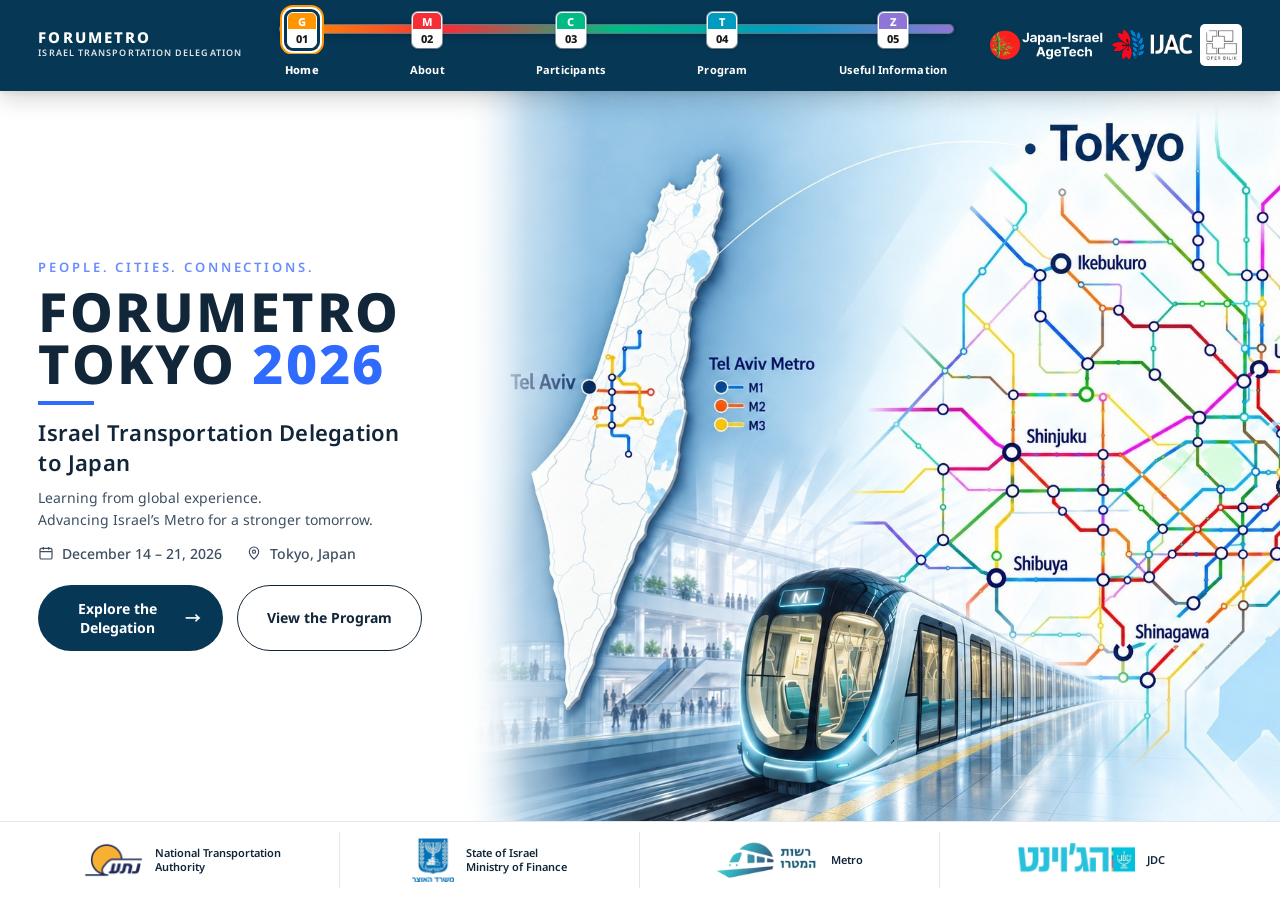
<file: index.html>
<!doctype html>
<html lang="en">
<head>
  <meta charset="UTF-8" />
  <meta name="viewport" content="width=device-width, initial-scale=1.0" />
  <!-- Google Tag Manager -->
  <script async src="https://www.googletagmanager.com/gtm.js?id=GTM-WG3BD5C6"></script>
  <script>
    window.dataLayer = window.dataLayer || [];
    function gtag(){dataLayer.push(arguments);}
    gtag('js', new Date());
  </script>
  <!-- End Google Tag Manager -->
  <title>Forumetro Delegation Tokyo 2026</title>
  <script>
    (function () {
      try {
        if (new URLSearchParams(location.search).get('page') !== 'metro') return;
        var path = location.pathname.replace(/index\.html$/, '');
        if (path.charAt(path.length - 1) !== '/') path += '/';
        location.replace(path + 'metro/');
      } catch (e) {}
    })();
  </script>
  <link rel="icon" type="image/png" sizes="32x32" href="https://mashutkaru.github.io/Forumetro-Tokyo-2026/images/favicon-32.png?v=5" />
  <link rel="icon" type="image/png" sizes="16x16" href="https://mashutkaru.github.io/Forumetro-Tokyo-2026/images/favicon-16.png?v=5" />
  <link rel="shortcut icon" href="https://mashutkaru.github.io/Forumetro-Tokyo-2026/favicon.ico?v=5" />
  <link rel="apple-touch-icon" href="https://mashutkaru.github.io/Forumetro-Tokyo-2026/images/apple-touch-icon.png?v=5" />
  <!-- Open Graph / Social Media -->
  <meta property="og:title" content="Forumetro Delegation Tokyo 2026" />
  <meta property="og:image" content="https://mashutkaru.github.io/Forumetro-Tokyo-2026/images/og-image.jpg" />
  <meta property="og:image:type" content="image/jpeg" />
  <meta property="og:image:width" content="1200" />
  <meta property="og:image:height" content="630" />
  <meta property="og:image:alt" content="Forumetro 2026 Tel Aviv – Tokyo" />
  <meta property="og:type" content="website" />
  <meta name="twitter:card" content="summary_large_image" />
  <meta name="twitter:image" content="https://mashutkaru.github.io/Forumetro-Tokyo-2026/images/og-image.jpg" />
  <style>
    @import url('https://fonts.googleapis.com/css2?family=Noto+Sans:wght@400;600;700&family=Noto+Sans+JP:wght@400;500;700&family=Noto+Sans+Hebrew:wght@400;600;700&display=swap');
    :root {
      --navy: #12263A;
      --navy-soft: #3D4F61;
      --paper: #FFFFFF;
      --paper-2: #F7F8FA;
      --line-mute: #E4E8ED;
      --teal-dark: #12263A;
      --teal-hero: #12263A;
      --teal-mid: #3D4F61;
      --teal-soft: #8A96A3;
      --teal-pale: #F4F6F8;
      --text-on-dark: #ffffff;
      --text-on-light: #12263A;
      --nav-bg: #063755;
      --nav-text: #FFFFFF;
      --nav-accent: #8A96A3;
      --nav-highlight: #12263A;
      --nav-purple: #8F76D6;
      --nav-yellow: #FF9500;
      --line-home: #FF9500;
      --line-about: #F62E36;
      --line-participants: #00BB85;
      --line-program: #009BBF;
      --line-useful: #8F76D6;
      --home-blue: #2F6BFF;
      --site-nav-height: 76px;
    }
    html { overflow-x: clip; overflow-y: auto; }
    html:has(body.home-page) { overflow: hidden; height: 100%; }
    body { margin: 0; padding-top: var(--site-nav-height, 76px); font-family: 'Noto Sans', 'Noto Sans Hebrew', 'Noto Sans JP', 'Segoe UI', sans-serif; min-height: 100vh; overflow-x: clip; overflow-y: visible; background: var(--paper); color: var(--navy); }
    body.about-page, #about-page, body.metro-page, #metro-page { background: #F7F8FA; }
    nav.metro-nav {
      --nav-top: 0px;
      --nav-side: 0px;
      --nav-logo-gap: clamp(12px, 2.4vw, 28px);
      --nav-mark-w: 28px;
      --nav-mark-h: 34px;
      --nav-line-h: 8px;
      --nav-line-top: calc(var(--nav-mark-h) / 2 - var(--nav-line-h) / 2);
      display: flex;
      align-items: center;
      padding: 12px clamp(16px, 3vw, 40px) 14px;
      background: #063755;
      background: var(--nav-bg, #063755);
      color: var(--nav-text);
      position: fixed;
      top: 0;
      left: 0;
      right: 0;
      z-index: 220;
      border-bottom: none;
      gap: var(--nav-logo-gap);
      margin: 0;
      width: 100%;
      min-width: 0;
      max-width: none;
      box-sizing: border-box;
      container-type: inline-size;
      container-name: metro-nav;
      box-shadow: 0 8px 22px rgba(0, 0, 0, 0.16), 0 2px 6px rgba(0, 0, 0, 0.08);
    }
    nav.metro-nav::after { display: none; }
    nav .logo { display: flex; align-items: center; flex: 0 0 auto; cursor: pointer; min-width: 0; }
    nav .logo img { height: 64px; width: auto; max-width: none; flex-shrink: 0; object-fit: contain; border-radius: 2px; display: block; }
    nav .logo .logo-mobile, nav .logo-right .logo-mobile { display: none; }
    nav .nav-buttons {
      position: relative;
      display: flex;
      flex: 0 1 auto;
      justify-content: space-between;
      align-items: flex-start;
      width: min(100%, calc(66vw - 8rem));
      width: min(100%, calc(66cqi - 5rem - var(--nav-logo-gap)));
      max-width: 100%;
      gap: 0;
      min-width: 0;
      padding: 0 4px;
    }
    nav .nav-buttons::before {
      content: '';
      position: absolute;
      left: 10px;
      right: 10px;
      top: var(--nav-line-top);
      height: var(--nav-line-h);
      border-radius: 4px;
      background: linear-gradient(90deg, var(--line-home), var(--line-about), var(--line-participants), var(--line-program), var(--line-useful));
      box-shadow: 0 0 0 1px rgba(255,255,255,0.35), 0 1px 8px rgba(0,0,0,0.35);
      pointer-events: none;
    }
    .nav-mark {
      display: flex;
      flex-direction: column;
      flex: 0 0 auto;
      width: 28px;
      height: 34px;
      aspect-ratio: 28 / 34;
      border: 1.5px solid #3a3a3a;
      border-radius: 6px;
      overflow: hidden;
      background: #fff;
      box-shadow: 0 1px 2px rgba(0,0,0,0.18);
      line-height: 1;
      position: relative;
      z-index: 2;
    }
    nav .nav-mark {
      width: var(--nav-mark-w);
      height: var(--nav-mark-h);
      aspect-ratio: 28 / 34;
      border-color: #fff;
      box-shadow: 0 1px 3px rgba(0,0,0,0.35), 0 0 0 1px rgba(255,255,255,0.55);
    }
    .nav-mark-line {
      display: flex;
      align-items: center;
      justify-content: center;
      height: 16px;
      background: var(--station, var(--navy));
      color: #fff;
      font-size: 11px;
      font-weight: 800;
      letter-spacing: 0;
    }
    .nav-mark-id {
      display: flex;
      align-items: center;
      justify-content: center;
      flex: 1;
      color: #1a1a1a;
      font-size: 11px;
      font-weight: 800;
      font-style: normal;
      background: #fff;
    }
    nav .logo-right {
      display: flex;
      align-items: center;
      justify-content: flex-end;
      gap: clamp(4px, 0.6vw, 8px);
      margin-left: auto;
      flex: 0 1 auto;
      min-width: 0;
      max-width: 34%;
    }
    nav .logo-right img {
      height: clamp(26px, 3.4vw, 40px);
      width: auto;
      max-width: 150px;
      object-fit: contain;
      display: block;
      flex: 0 1 auto;
    }
    nav .logo-right .nav-logo-jiat { max-width: 158px; }
    nav .logo-right .nav-logo-ijac {
      height: clamp(22px, 2.7vw, 32px);
      max-width: 82px;
    }
    nav .logo-right .nav-logo-ofer {
      height: clamp(26px, 3.2vw, 36px);
      max-width: 40px;
      background: #fff;
      border-radius: 5px;
      padding: 3px;
      box-sizing: content-box;
    }
    .logo-placeholder,
    .partner-placeholder {
      display: flex;
      align-items: center;
      justify-content: center;
      box-sizing: border-box;
      color: var(--navy);
      font-weight: 700;
      letter-spacing: 0.14em;
      text-align: center;
      line-height: 1.2;
      white-space: nowrap;
      background: transparent;
      border: none;
    }
    nav .logo .logo-placeholder {
      height: auto;
      min-width: 0;
      padding: 0;
      font-size: 12px;
      color: var(--nav-text);
    }
    nav .logo .logo-placeholder.logo-desktop {
      flex-direction: column;
      align-items: flex-start;
      justify-content: center;
      gap: 3px;
      white-space: normal;
      letter-spacing: 0;
    }
    nav .logo .logo-name {
      display: block;
      font-size: 15px;
      font-weight: 800;
      letter-spacing: 0.14em;
      line-height: 1;
    }
    nav .logo .logo-sub {
      display: block;
      font-size: 9px;
      font-weight: 600;
      letter-spacing: 0.12em;
      text-transform: uppercase;
      line-height: 1.2;
      opacity: 0.88;
      white-space: nowrap;
    }
    nav .logo-right .partner-placeholder {
      height: 40px;
      min-width: 92px;
      padding: 6px 10px;
      font-size: 10px;
    }
    .photo-placeholder,
    .group-photo-placeholder {
      width: 100%;
      min-height: 180px;
      display: flex;
      align-items: center;
      justify-content: center;
      background: var(--teal-pale);
      color: var(--teal-dark);
      font-size: 13px;
      font-weight: 800;
      text-align: center;
      padding: 16px;
      box-sizing: border-box;
    }
    .group-photo-placeholder {
      min-height: 220px;
      border-radius: 12px;
    }
    .about-group-image {
      margin-top: 16px;
    }
    .about-group-image img {
      width: 100%;
      height: auto;
      display: block;
      border-radius: 16px;
      object-fit: contain;
    }
    .about-lede {
      margin: 0 0 8px;
      font-size: 22px;
      font-weight: 800;
      line-height: 1.35;
      color: var(--navy);
    }
    .about-date {
      margin: 0;
      font-size: 14px;
      font-weight: 600;
      color: var(--navy-soft);
    }
    .about-interest-list {
      list-style: none;
      display: grid;
      grid-template-columns: 1fr 1fr;
      gap: 14px;
      margin: 0;
      padding: 0;
    }
    .about-interest-card {
      background: #fff;
      border-radius: 14px;
      padding: 18px 18px 18px 22px;
      border: 1px solid rgba(18, 38, 58, 0.06);
      border-left: 4px solid var(--line-interest, #00BB85);
      box-shadow: 0 2px 10px rgba(18, 38, 58, 0.05);
    }
    .about-interest-num {
      margin: 0 0 10px;
      font-size: 12px;
      font-weight: 800;
      letter-spacing: 0.08em;
      color: var(--navy-soft);
    }
    .about-interest-title {
      margin: 0 0 8px;
      font-size: 17px;
      font-weight: 800;
      line-height: 1.3;
      color: var(--navy);
    }
    .about-interest-q,
    .about-interest-d {
      margin: 0 0 8px;
      font-size: 14px;
      line-height: 1.55;
      color: #3D4F61;
    }
    .about-interest-q {
      font-weight: 700;
      color: var(--navy);
    }
    .about-interest-d {
      margin-bottom: 0;
      color: var(--navy-soft);
    }
    .card-photo-wrap .photo-placeholder,
    .participant-photo-inner .photo-placeholder,
    .steering-photo-inner .photo-placeholder,
    .participant-back-thumb .photo-placeholder {
      height: 100%;
      min-height: 0;
      font-size: 11px;
    }
    .team-photo-wrap .photo-placeholder {
      height: 100%;
      min-height: 100%;
      border-radius: 10px;
    }
    .team-card-logo .partner-placeholder {
      color: var(--teal-dark);
      border-color: rgba(33, 79, 99, 0.35);
      background: rgba(206, 221, 226, 0.45);
      min-height: 48px;
      min-width: 160px;
      padding: 8px 14px;
      font-size: 11px;
    }
    .team-banner-row .partner-placeholder {
      height: clamp(28px, 4.2vw, 44px);
      min-width: 88px;
      font-size: 10px;
    }
    nav button.nav-btn {
      position: relative;
      z-index: 1;
      isolation: isolate;
      display: flex;
      flex: 0 1 auto;
      flex-direction: column;
      align-items: center;
      gap: 6px;
      min-width: 0;
      background: transparent;
      color: var(--nav-text);
      border: none;
      border-radius: 0;
      padding: 0 6px;
      font-weight: 700;
      font-size: 11px;
      letter-spacing: 0.02em;
      cursor: pointer;
      font-family: inherit;
      -webkit-tap-highlight-color: transparent;
    }
    nav button.nav-btn[data-page="home"] { --station: var(--line-home); }
    nav button.nav-btn[data-page="about"] { --station: var(--line-about); }
    nav button.nav-btn[data-page="participants"] { --station: var(--line-participants); }
    nav button.nav-btn[data-page="program"] { --station: var(--line-program); }
    nav button.nav-btn[data-page="useful"] { --station: var(--line-useful); }
    nav button.nav-btn .nav-caption,
    nav button.nav-btn .nav-label-full,
    nav button.nav-btn .nav-label-short {
      position: relative;
      z-index: 3;
      background: var(--nav-bg);
      color: var(--nav-text);
      padding: 8px 5px 0;
      white-space: nowrap;
      overflow: hidden;
      text-overflow: ellipsis;
      max-width: 100%;
    }
    nav button.nav-btn .nav-label-short { display: none; }
    @container metro-nav (max-width: 880px) {
      .nav-label-full { display: none; }
      .nav-label-short { display: inline; }
      .nav-buttons { gap: 10px; }
    }
    @media (hover: hover) and (pointer: fine) {
      nav button.nav-btn:hover:not(.active) {
        background: transparent;
        color: #fff;
        font-weight: 800;
      }
    }
    nav button.nav-btn.active {
      background: transparent;
      color: #fff;
      font-weight: 800;
    }
    nav button.nav-btn.active .nav-mark {
      box-shadow: 0 0 0 3px var(--nav-bg), 0 0 0 5px #fff, 0 0 0 7px var(--station, var(--navy));
    }
    #home-page, #about-page, #metro-page, #participants-page, #team-page, #program-page, #useful-page { display: none; }
    #home-page.active, #about-page.active, #metro-page.active, #participants-page.active, #team-page.active, #program-page.active, #useful-page.active { display: block; }
    body.home-page {
      height: 100dvh;
      min-height: 100dvh;
      max-height: 100dvh;
      overflow: hidden;
      box-sizing: border-box;
    }
    #home-page.active {
      height: calc(100dvh - var(--site-nav-height, 76px));
      max-height: calc(100dvh - var(--site-nav-height, 76px));
      overflow: hidden;
    }
    #program-page.active, #useful-page.active {
      display: block;
      height: calc(100dvh - var(--site-nav-height, 76px));
      min-height: 0;
    }
    #program-page .program-frame,
    #useful-page .program-frame {
      display: block;
      width: 100%;
      height: 100%;
      border: 0;
      background: var(--paper);
    }
    .program-embed-title {
      display: none;
    }
    html:has(body.program-view) { overflow: hidden; height: 100%; }
    body.program-view {
      height: 100dvh;
      max-height: 100dvh;
      min-height: 0;
      overflow: hidden;
      box-sizing: border-box;
    }
    body.program-page nav.metro-nav,
    body.about-page nav.metro-nav,
    body.useful-page nav.metro-nav,
    body.participants-page nav.metro-nav {
      border-bottom-color: transparent;
      overflow: visible;
    }
    body.program-page nav button.nav-btn[data-page="program"].active::after,
    body.about-page nav button.nav-btn[data-page="about"].active::after,
    body.useful-page nav button.nav-btn[data-page="useful"].active::after,
    body.participants-page nav button.nav-btn[data-page="participants"].active::after {
      content: '';
      position: absolute;
      left: 50%;
      top: var(--nav-mark-h);
      bottom: -14px;
      width: var(--nav-line-h);
      border-radius: 0;
      transform: translateX(-50%);
      pointer-events: none;
      z-index: -1;
    }
    .metro-branch-connect {
      position: fixed;
      left: 0;
      right: 0;
      top: 0;
      height: var(--clip-bottom, 0px);
      overflow: hidden;
      pointer-events: none;
      z-index: 90;
    }
    .metro-branch-connect[hidden] { display: none; }
    .metro-branch-drop,
    .metro-branch-run {
      position: absolute;
      border-radius: 0;
      background: var(--join-color, var(--line-program));
    }
    .metro-branch-drop {
      left: var(--drop-x, 0);
      top: var(--drop-top, 0);
      width: var(--nav-line-h, 8px);
      height: var(--drop-h, 0);
      margin-left: calc(var(--nav-line-h, 8px) / -2);
    }
    .metro-branch-run {
      left: var(--run-left, 0);
      top: var(--run-top, 0);
      width: var(--run-w, 0);
      height: var(--nav-line-h, 8px);
      margin-top: calc(var(--nav-line-h, 8px) / -2);
    }
    body.program-page nav button.nav-btn[data-page="program"].active::after {
      background: var(--line-program);
    }
    body.about-page nav button.nav-btn[data-page="about"].active::after {
      background: var(--line-about);
      bottom: -14px;
    }
    body.useful-page nav button.nav-btn[data-page="useful"].active::after {
      background: var(--line-useful);
    }
    body.participants-page nav button.nav-btn[data-page="participants"].active::after {
      background: var(--line-participants);
    }

    .home-wrap {
      position: relative;
      display: grid;
      grid-template-columns: minmax(0, 36fr) minmax(0, 64fr);
      grid-template-rows: minmax(0, 1fr) auto;
      align-items: stretch;
      height: 100%;
      min-height: 0;
      overflow: hidden;
      background: #fff;
      isolation: isolate;
      box-sizing: border-box;
    }
    .home-map {
      position: relative;
      grid-column: 2;
      grid-row: 1;
      min-width: 0;
      min-height: 0;
      height: 100%;
      display: flex;
      align-items: center;
      padding: 0;
      pointer-events: none;
      z-index: 0;
      background: #fff;
      overflow: hidden;
    }
    .home-map img {
      position: relative;
      display: block;
      width: 100%;
      height: 100%;
      max-width: 100%;
      object-fit: cover;
      object-position: left center;
      transform: none;
      -webkit-mask-image: linear-gradient(to right, transparent, #000 8%);
      mask-image: linear-gradient(to right, transparent, #000 8%);
      opacity: 1;
      filter: none;
    }
    .home-map::before {
      content: "";
      position: absolute;
      inset: 0 auto 0 0;
      width: clamp(70px, 10vw, 150px);
      z-index: 1;
      background: linear-gradient(to right, #fff 0%, rgba(255,255,255,0.55) 40%, transparent 100%);
      pointer-events: none;
    }
    .home-map::after {
      content: none;
    }
    .home-copy {
      position: relative;
      z-index: 2;
      grid-column: 1;
      grid-row: 1;
      display: flex;
      flex-direction: column;
      justify-content: center;
      min-width: 0;
      min-height: 0;
      width: auto;
      max-width: none;
      padding: 24px clamp(24px, 3vw, 48px);
      background: transparent;
      box-sizing: border-box;
    }
    .home-kicker {
      margin: 0 0 10px;
      font-size: clamp(11px, 1.1vw, 13px);
      font-weight: 600;
      letter-spacing: 0.22em;
      text-transform: uppercase;
      color: #6B8CFF;
    }
    .home-title {
      margin: 0;
      font-size: clamp(30px, 4.4vw, 54px);
      font-weight: 800;
      letter-spacing: 0.04em;
      color: var(--navy);
      line-height: 0.95;
    }
    .home-title-line { display: block; }
    .home-title-year { color: var(--home-blue); }
    .home-accent {
      width: 56px;
      height: 4px;
      margin: 12px 0;
      background: var(--home-blue);
    }
    .home-sub {
      margin: 0;
      font-size: clamp(16px, 1.8vw, 22px);
      font-weight: 600;
      color: var(--navy);
      letter-spacing: 0.01em;
      max-width: 100%;
      min-width: 0;
      overflow-wrap: break-word;
    }
    .home-meta {
      display: flex;
      flex-wrap: wrap;
      gap: 8px 24px;
      margin: 12px 0 0;
      color: var(--navy-soft);
      font-size: 14px;
      font-weight: 500;
    }
    .home-meta span {
      display: inline-flex;
      align-items: center;
      gap: 8px;
    }
    .home-meta svg { flex-shrink: 0; }
    .home-tagline {
      margin: 10px 0 0;
      max-width: 420px;
      font-size: 14px;
      line-height: 1.6;
      color: var(--navy-soft);
    }
    .home-actions {
      display: grid;
      grid-template-columns: minmax(0, 1fr) minmax(0, 1fr);
      justify-content: start;
      width: max-content;
      max-width: 100%;
      align-items: stretch;
      gap: 14px;
      margin-top: 22px;
    }
    .home-cta {
      display: inline-flex;
      align-items: center;
      justify-content: center;
      gap: 10px;
      background: var(--navy);
      color: #fff;
      border: none;
      border-radius: 999px;
      padding: 14px 22px;
      font: inherit;
      font-size: 14px;
      font-weight: 700;
      cursor: pointer;
    }
    .home-actions .home-cta {
      min-width: 0;
      width: 100%;
      background: #063755;
    }
    .home-cta:hover { background: #04283d; }
    .home-actions .home-cta:hover { background: #04283d; }
    .home-cta--ghost,
    .home-actions .home-cta--ghost {
      background: #fff;
      color: var(--navy);
      border: 1.5px solid var(--navy);
    }
    .home-cta--ghost:hover,
    .home-actions .home-cta--ghost:hover {
      background: #f4f7fb;
      color: var(--navy);
    }
    .home-cta-arrow { font-size: 16px; line-height: 1; }
    .home-partners {
      position: relative;
      z-index: 1;
      grid-column: 1 / -1;
      grid-row: 2;
      align-self: stretch;
      flex-shrink: 0;
      display: grid;
      grid-template-columns: repeat(4, minmax(0, 1fr));
      gap: 0;
      padding: 10px 40px 12px;
      border-top: 1px solid var(--line-mute);
      background: rgba(255,255,255,0.92);
      box-sizing: border-box;
    }
    .home-partner {
      display: flex;
      align-items: center;
      justify-content: center;
      gap: 12px;
      padding: 4px 18px;
      min-height: 48px;
      border-right: 1px solid var(--line-mute);
    }
    .home-partner:last-child { border-right: none; }
    .home-partner img {
      height: 44px;
      width: auto;
      max-width: 120px;
      object-fit: contain;
      display: block;
    }
    .home-partner span {
      font-size: 11px;
      line-height: 1.3;
      font-weight: 600;
      color: var(--navy);
      max-width: 140px;
    }
    @media (min-width: 901px) and (max-height: 820px) {
      .home-title { font-size: clamp(26px, 3.8vw, 44px); }
      .home-sub { font-size: clamp(15px, 1.6vw, 18px); }
      .home-tagline { margin-top: 8px; }
      .home-actions { margin-top: 14px; }
      .home-cta { padding: 12px 18px; }
      .home-partners { padding: 6px 32px 8px; }
      .home-partner { min-height: 40px; padding: 2px 12px; }
      .home-partner img { height: 36px; }
    }
    @media (max-width: 1100px) {
      .home-partner span { display: none; }
      .home-copy { padding: clamp(14px, 2vh, 24px) 12px clamp(14px, 2vh, 24px) 32px; }
      .home-map { padding: 0; }
      nav.metro-nav {
        --nav-logo-gap: 16px;
      }
      nav .logo-right { max-width: 30%; gap: 6px; }
      nav .logo-right img { height: 28px; }
      nav .logo-right .nav-logo-ofer { height: 30px; }
    }

    @media (max-width: 900px) {
      nav.metro-nav {
        --nav-mark-w: 22px;
        --nav-mark-h: 26px;
        --nav-line-h: 6px;
        --nav-logo-gap: 8px;
        padding: 8px 12px 10px !important;
        flex-wrap: wrap;
        gap: 8px 10px;
        justify-content: space-between;
        align-items: center;
        margin: 0 !important;
        top: 0;
        width: 100%;
        position: fixed;
      }
      nav .logo {
        display: flex !important;
        flex: 0 1 auto;
        order: 1;
        margin-right: 0;
        min-width: 0;
        max-width: 42%;
      }
      nav .logo .logo-desktop { display: none !important; }
      nav .logo-right {
        display: flex !important;
        order: 2;
        flex: 1 1 auto;
        max-width: calc(100% - 7.2rem);
        min-width: 0;
        margin-left: 8px;
        gap: 6px;
        justify-content: flex-end;
        align-items: center;
        overflow: hidden;
      }
      nav .logo-right img {
        height: 22px;
        max-width: 80px;
        min-width: 0;
        flex: 0 1 auto;
        object-fit: contain;
      }
      nav .logo-right .nav-logo-jiat { max-width: 92px; }
      nav .logo-right .nav-logo-ijac { height: 18px; max-width: 46px; }
      nav .logo-right .nav-logo-ofer {
        height: 22px;
        max-width: 26px;
        padding: 2px;
        flex: 0 0 auto;
      }
      body.program-page nav button.nav-btn[data-page="program"].active::after,
      body.about-page nav button.nav-btn[data-page="about"].active::after,
      body.useful-page nav button.nav-btn[data-page="useful"].active::after,
      body.participants-page nav button.nav-btn[data-page="participants"].active::after,
      body.participants-page .participants-header-wrap::before,
      body.participants-page .participants-header-wrap::after,
      body.about-page .participants-header-wrap::before,
      body.about-page .participants-header-wrap::after,
      .about-metro::after,
      .metro-branch-connect {
        display: none;
      }
      #program-page.active,
      #useful-page.active {
        display: flex;
        flex-direction: column;
        width: 100%;
        max-width: 100%;
        min-width: 0;
        height: calc(100dvh - var(--site-nav-height, 76px));
        overflow: hidden;
      }
      .program-embed-title {
        display: block;
        flex: 0 0 auto;
        min-width: 0;
        max-width: 100%;
        position: relative !important;
        top: auto !important;
        z-index: 30 !important;
        background: #fff !important;
        box-shadow: none !important;
        padding: 4px 12px 8px !important;
      }
      .program-embed-title .participants-header-inner {
        gap: 2px !important;
      }
      .program-embed-title h1 {
        font-size: 18px !important;
        padding: 0 !important;
      }
      #program-page .program-section-bar,
      #useful-page .useful-section-bar {
        display: flex !important;
        width: 100% !important;
        max-width: 100% !important;
        justify-content: space-between !important;
        gap: 2px !important;
        margin: 2px 0 0 !important;
        padding: 0 !important;
      }
      #program-page .program-section-bar::before,
      #useful-page .useful-section-bar::before {
        left: 10px;
        right: 10px;
        top: 11px;
        height: 6px;
      }
      #useful-page .useful-section-bar::before {
        background: linear-gradient(90deg, #8F76D6, #00BB85, #F62E36, #009BBF);
      }
      #program-page .program-section-bar .sector-btn,
      #useful-page .useful-section-bar .sector-btn {
        flex: 1 1 0;
        min-width: 0;
        padding: 0 1px !important;
        font-size: 10px !important;
        line-height: 1.15;
        gap: 4px !important;
      }
      #program-page .program-section-bar .nav-caption,
      #useful-page .useful-section-bar .nav-caption {
        white-space: normal;
        text-align: center;
        line-height: 1.15;
      }
      #program-page .program-section-bar .nav-mark,
      #useful-page .useful-section-bar .nav-mark {
        width: 24px;
        height: 28px;
      }
      #program-page .program-frame,
      #useful-page .program-frame {
        flex: 1 1 0;
        height: 0;
        min-height: 0;
        min-width: 0;
        width: 100%;
        max-width: 100%;
        overflow: hidden;
      }
      nav .nav-buttons {
        order: 3;
        flex: 1 1 100%;
        display: grid !important;
        grid-template-columns: repeat(5, minmax(0, 1fr));
        justify-content: stretch !important;
        align-items: start !important;
        gap: 0 !important;
        min-width: 0;
        width: 100% !important;
        max-width: 100% !important;
        padding: 2px 0 0;
        margin: 0;
        overflow: visible;
        box-sizing: border-box;
      }
      nav .nav-buttons::-webkit-scrollbar { display: none; }
      nav .nav-buttons::before {
        left: 14px;
        right: 14px;
      }
      nav .nav-mark {
        width: var(--nav-mark-w);
        height: var(--nav-mark-h);
      }
      nav .nav-mark-line { height: 12px; font-size: 8px; }
      nav .nav-mark-id { font-size: 8px; }
      nav button.nav-btn {
        flex: 1 1 0 !important;
        width: auto !important;
        min-width: 0 !important;
        height: auto !important;
        min-height: 0 !important;
        max-height: none !important;
        border-radius: 0 !important;
        padding: 0 2px !important;
        font-size: 9px !important;
        line-height: 1.15 !important;
        overflow: hidden;
        white-space: normal !important;
        display: flex !important;
        flex-direction: column !important;
        align-items: center !important;
        justify-content: flex-start !important;
        text-align: center;
        box-shadow: none !important;
        transform: none !important;
        background: transparent !important;
        color: var(--nav-text) !important;
        font-weight: 600 !important;
      }
      nav button.nav-btn .nav-caption,
      nav button.nav-btn .nav-label-full,
      nav button.nav-btn .nav-label-short {
        padding: 8px 2px 0;
        font-size: 9px;
        max-width: 100%;
      }
      nav button.nav-btn .nav-label-full { display: none !important; }
      nav button.nav-btn .nav-label-short { display: inline !important; }
      nav .logo .logo-mobile {
        display: flex !important;
        height: auto !important;
        width: auto !important;
        min-width: 0 !important;
        max-width: none !important;
        padding: 0 !important;
        font-size: 11px !important;
        letter-spacing: 0.08em;
        font-weight: 800;
      }
      @media (max-width: 430px) {
        nav.metro-nav { padding: 8px 10px 10px !important; }
        nav .logo-right { gap: 5px; margin-left: 6px; }
        nav .logo-right img { height: 18px; max-width: 64px; }
        nav .logo-right .nav-logo-jiat { max-width: 72px; }
        nav .logo-right .nav-logo-ijac { height: 16px; max-width: 38px; }
        nav .logo-right .nav-logo-ofer { height: 18px; max-width: 22px; padding: 1px; }
        nav .logo .logo-mobile { font-size: 10px !important; letter-spacing: 0.06em; }
        nav button.nav-btn { font-size: 8px !important; padding: 0 1px !important; }
        nav button.nav-btn .nav-caption,
        nav button.nav-btn .nav-label-full,
        nav button.nav-btn .nav-label-short { font-size: 8px; padding: 0 1px; }
      }
      .home-copy {
        padding: 24px 24px 12px;
        max-width: 100%;
        width: 100%;
        box-sizing: border-box;
        justify-content: flex-start;
        order: 1;
        grid-column: auto;
        grid-row: auto;
        background: #fff;
      }
      .home-actions {
        width: 100%;
        max-width: 100%;
        grid-template-columns: 1fr;
        gap: 12px;
      }
      .home-actions .home-cta { padding: 14px 16px; width: 100%; }
      .home-title { font-size: 34px; }
      .home-sub { font-size: 18px; max-width: 100%; min-width: 0; white-space: normal !important; }
      .home-sub-rest { display: block; }
      html:has(body.home-page) {
        height: auto;
        overflow-y: auto;
      }
      body.home-page {
        height: auto;
        min-height: 0;
        max-height: none;
        overflow: auto;
      }
      #home-page.active {
        height: auto;
        max-height: none;
        overflow: visible;
      }
      .home-wrap {
        display: flex;
        flex-direction: column;
        align-items: stretch;
        overflow: visible;
        min-height: 0;
        height: auto;
        max-height: none;
        background: #fff;
      }
      .home-map {
        position: relative;
        grid-column: auto;
        grid-row: auto;
        width: 100%;
        max-width: 100%;
        min-width: 0;
        height: auto;
        aspect-ratio: auto;
        max-height: none;
        inset: auto;
        padding: 0;
        order: 2;
        overflow: hidden;
        background: linear-gradient(180deg, #eaf4fb 0%, #f7fbfe 100%);
      }
      .home-map img {
        position: relative;
        right: auto;
        top: auto;
        transform: none;
        width: 100%;
        height: auto;
        max-width: 100%;
        max-height: none;
        object-fit: contain;
        object-position: center center;
        -webkit-mask-image: none;
        mask-image: none;
        opacity: 1;
        filter: none;
      }
      .home-map::before {
        content: none;
      }
      .home-map::after {
        display: none;
      }
      .home-partners { order: 3; }
      .home-partners {
        grid-template-columns: repeat(2, minmax(0, 1fr));
        padding: 8px 8px 16px;
      }
      .home-partner {
        border-right: none;
        border-bottom: 1px solid var(--line-mute);
        min-height: 52px;
        padding: 8px;
      }
      .home-partner:nth-child(3),
      .home-partner:nth-child(4) { border-bottom: none; }
      .home-partner img { height: 36px; }
      .home-partner span { display: none; }
    }
    .about-content { max-width: none; margin: 0; padding: 0 32px 64px 0; }
    .about-metro {
      --about-line-x: 64px;
      --about-join-width: 0px;
      --about-join-y: 32px;
      --about-t-y: 280px;
      --about-c-y: 520px;
      position: relative;
      min-height: calc(100dvh - var(--site-nav-height, 76px));
      background: #fff;
      overflow: visible;
      padding-top: 12px;
    }
    .about-metro::before {
      content: '';
      position: absolute;
      top: var(--about-join-y);
      bottom: 72px;
      left: var(--about-line-x);
      width: 8px;
      margin-left: -4px;
      border-radius: 0;
      background: linear-gradient(
        180deg,
        var(--line-about) 0,
        var(--line-about) calc(var(--about-t-y) - var(--about-join-y)),
        var(--line-program) calc(var(--about-t-y) - var(--about-join-y)),
        var(--line-program) calc(var(--about-c-y) - var(--about-join-y)),
        var(--line-useful) calc(var(--about-c-y) - var(--about-join-y)),
        var(--line-useful) 100%
      );
      z-index: 0;
    }
    .about-metro::after {
      content: none;
    }
    .about-stop {
      position: relative;
      z-index: 1;
      display: flex;
      align-items: flex-start;
      gap: 22px;
      padding: 18px 48px 28px calc(var(--about-line-x) - 14px);
    }
    .about-stop:first-child { padding-top: 52px; }
    .about-stop .nav-mark { flex: 0 0 28px; }
    .about-stop-body { flex: 1; min-width: 0; max-width: 760px; }
    .about-stop-title {
      margin: 0 0 6px;
      color: var(--navy);
      font-size: 28px;
      font-weight: 700;
      letter-spacing: 0.06em;
    }
    .about-stop-kicker {
      margin: 0 0 18px;
      color: var(--navy-soft);
      font-size: 15px;
    }
    .about-box { background: var(--paper); border-radius: 0; padding: 8px 8px 8px 0; color: var(--navy); border-left: none; box-shadow: none; }
    .about-grid { display: grid; grid-template-columns: 1fr 1fr; gap: 24px; align-items: start; }
    .about-section-flip {
      perspective: 900px;
      display: flex;
      flex-direction: column;
      align-items: center;
    }
    .about-section-flip-inner {
      position: relative;
      width: 100%;
      min-height: 220px;
      transform-style: preserve-3d;
      transition: transform 0.55s ease;
      flex: 1 1 auto;
    }
    .about-section-flip.is-flipped .about-section-flip-inner {
      transform: rotateY(180deg);
    }
    .about-section-flip-face {
      width: 100%;
      backface-visibility: hidden;
      -webkit-backface-visibility: hidden;
      max-height: none;
      overflow: visible;
    }
    .about-section-flip-back {
      position: absolute;
      top: 0;
      left: 0;
      right: 0;
      transform: rotateY(180deg);
      z-index: 1;
      pointer-events: none;
    }
    .about-section-flip-front {
      position: relative;
      z-index: 2;
      pointer-events: auto;
    }
    .about-section-flip.is-flipped .about-section-flip-front {
      z-index: 1;
      pointer-events: none;
    }
    .about-section-flip.is-flipped .about-section-flip-back {
      z-index: 2;
      pointer-events: auto;
    }
    .about-section-flip-hint {
      margin: 10px auto 0;
      display: flex;
      align-items: center;
      justify-content: center;
      gap: 8px;
      padding: 10px 18px;
      border-radius: 999px;
      border: none;
      background: var(--teal-pale);
      font-size: 13px;
      font-weight: 800;
      color: var(--teal-dark);
      letter-spacing: 0.06em;
      text-transform: uppercase;
      cursor: pointer;
      font-family: inherit;
      box-shadow: 0 4px 18px rgba(0, 0, 0, 0.2);
      transition: background 0.2s, box-shadow 0.2s ease;
      flex: 0 0 auto;
      align-self: center;
    }
    .about-section-flip-hint:hover {
      background: #ffffff;
      box-shadow: 0 6px 22px rgba(0, 0, 0, 0.22);
    }
    .about-section-flip-hint-arrow {
      font-size: 16px;
      line-height: 1;
      font-weight: 900;
    }
    .about-section-flip-hint.is-flipped .about-section-flip-hint-arrow {
      order: -1;
    }
    .participants-content { max-width: 1300px; margin: 0 auto; padding: 20px 48px 0px; }
    .participants-content > .search-row { margin-top: 0; }
    body.participants-page .search-row {
      position: relative;
      z-index: 2;
      display: flex;
      align-items: center;
      min-width: 0;
      margin: 0;
      padding: 0;
    }
    body.participants-page .search-field {
      position: relative;
      width: 160px;
      max-width: 160px;
    }
    body.participants-page #search-input {
      width: 100%;
      max-width: none;
      min-width: 0;
      box-sizing: border-box;
      padding: 7px 26px 7px 12px;
      border: 1.5px solid #C5D0D8;
      border-radius: 999px;
      font-size: 12px;
      font-family: inherit;
      color: inherit;
      background: #fff;
      text-overflow: ellipsis;
    }
    body.participants-page .search-clear {
      position: absolute;
      top: 50%;
      right: 7px;
      transform: translateY(-50%);
      width: 16px;
      height: 16px;
      padding: 0;
      border: 0;
      border-radius: 50%;
      background: transparent;
      color: #5c6b78;
      font: 700 14px/1 inherit;
      cursor: pointer;
    }
    body.participants-page .search-clear:hover {
      color: #12263A;
    }
    body.participants-page #search-input::placeholder {
      color: #8A96A3;
    }
    .about-page-shell { min-height: 100vh; background: #F7F8FA; }
    .about-page-content { padding-bottom: 64px; }
    .about-section { margin-bottom: 16px; scroll-margin-top: calc(var(--site-nav-height, 76px) + 96px); }
    .about-section-title {
      margin: 0 0 10px;
      font-size: 22px;
      font-weight: 800;
      color: #214F63;
      text-align: left;
    }
    .about-panel {
      background: #fff;
      border-radius: 16px;
      padding: 28px 32px 16px;
      box-shadow: 0 2px 12px rgba(18, 38, 58, 0.06);
    }
    .about-overview-layout {
      display: grid;
      grid-template-columns: minmax(240px, 0.85fr) minmax(0, 1.4fr);
      gap: 28px 48px;
      align-items: stretch;
    }
    .about-overview-lead {
      display: flex;
      flex-direction: column;
      min-width: 0;
      min-height: 0;
    }
    .about-overview-copy p:last-child { margin-bottom: 0 !important; }
    .about-subhead {
      margin: 10px 0 10px;
      font-size: 18px;
      font-weight: 800;
      line-height: 1.3;
      color: var(--navy);
    }
    .about-overview-media {
      margin-top: 28px;
      display: flex;
      flex-direction: column;
      gap: 12px;
    }
    .about-overview-media > .about-subhead {
      margin: 0;
    }
    .about-metro-stats {
      display: grid;
      grid-template-columns: repeat(2, minmax(0, 1fr));
      grid-template-rows: repeat(3, minmax(0, 1fr));
      gap: 10px;
      margin-top: 20px;
      width: 100%;
      flex: 1 1 auto;
      min-height: 0;
    }
    .about-metro-stat {
      background: #fff;
      border-radius: 12px;
      padding: 14px 12px 14px 16px;
      border: 1px solid rgba(18, 38, 58, 0.06);
      border-left: 3px solid var(--line-about, #F62E36);
      box-shadow: 0 2px 8px rgba(18, 38, 58, 0.05);
      min-width: 0;
      min-height: 0;
      display: flex;
      flex-direction: column;
      justify-content: center;
    }
    .about-metro-stat-n {
      font-size: clamp(24px, 2.4vw, 34px);
      font-weight: 800;
      line-height: 1;
      letter-spacing: -0.03em;
      margin-bottom: 6px;
      color: var(--navy);
    }
    .about-metro-stat-t {
      font-size: 12px;
      line-height: 1.3;
      font-weight: 500;
      color: var(--navy-soft);
    }
    .about-overview-gallery {
      display: grid;
      grid-template-columns: minmax(0, 0.85fr) minmax(0, 1.15fr);
      gap: 16px;
      align-items: stretch;
    }
    .about-overview-map {
      margin: 0;
      background: #F4F7FB;
      border-radius: 20px;
      border: 1px solid var(--line-mute);
      overflow: hidden;
    }
    .about-overview-map img,
    .about-overview-stations img {
      width: 100%;
      height: 100%;
      display: block;
    }
    .about-overview-map img {
      object-fit: contain;
      object-position: center;
      transform: none;
    }
    .about-overview-stations {
      display: flex;
      flex-direction: column;
      gap: 16px;
      min-height: 0;
    }
    .about-overview-stations img {
      border-radius: 20px;
      border: 1px solid var(--line-mute);
      flex: 1 1 0;
      min-height: 140px;
      object-fit: cover;
      overflow: hidden;
    }
    .about-overview-carousel { position: relative; }
    .about-overview-prev,
    .about-overview-next,
    .about-overview-dots { display: none; }
    .about-station-aerial {
      background: #eef2f6;
      object-position: center;
    }
    .about-delegation-layout > p:last-of-type { margin-bottom: 14px; }
    #about-delegation .about-panel {
      background: transparent;
      box-shadow: none;
      padding: 0;
    }
    .about-facts {
      display: flex;
      flex-direction: column;
      gap: 14px;
    }
    .about-fact {
      display: flex;
      align-items: flex-start;
      gap: 16px;
      background: #fff;
      border-radius: 14px;
      padding: 18px 18px 18px 22px;
      border: 1px solid rgba(18, 38, 58, 0.06);
      border-left: 4px solid var(--line-program, #009BBF);
      box-shadow: 0 2px 10px rgba(18, 38, 58, 0.05);
    }
    .about-fact-n {
      flex: 0 0 auto;
      min-width: 44px;
      padding-left: 4px;
      font-size: 28px;
      font-weight: 800;
      line-height: 1.1;
      letter-spacing: -0.03em;
      color: #214F63;
    }
    .about-fact-copy { min-width: 0; flex: 1 1 auto; }
    .about-fact-title {
      font-weight: 800;
      font-size: 16px;
      line-height: 1.3;
      color: #12263A;
      margin-bottom: 4px;
    }
    .about-fact-detail {
      font-size: 13px;
      line-height: 1.55;
      color: #3D4F61;
    }
    .about-interests-row {
      display: block;
    }
    .about-cta {
      margin-top: 24px;
    }
    .metro-kicker {
      margin: 18px 0 8px;
      font-size: 16px;
      font-weight: 800;
      color: #214F63;
    }
    .metro-aside {
      float: right;
      width: min(42%, 420px);
      margin: 4px 0 18px 28px;
    }
    #metro-page .metro-lines,
    #metro-page .about-metro-stats,
    #metro-page .about-interest-list,
    #metro-page .metro-question,
    #metro-page .metro-links {
      clear: both;
    }
    #metro-page .about-panel::after {
      content: '';
      display: block;
      clear: both;
    }
    .metro-figure {
      margin: 0;
      background: #F4F7FB;
      border-radius: 16px;
      border: 1px solid var(--line-mute);
      overflow: hidden;
    }
    .metro-figure img {
      width: 100%;
      height: auto;
      display: block;
      background: #fff;
    }
    .metro-figure figcaption {
      margin: 0;
      padding: 10px 14px 12px;
      font-size: 13px;
      line-height: 1.45;
      color: var(--navy-soft);
    }
    .metro-lines {
      display: grid;
      grid-template-columns: repeat(3, minmax(0, 1fr));
      gap: 12px;
      margin: 8px 0 16px;
    }
    @media (min-width: 901px) {
      #metro-page .metro-lines {
        padding-top: 32px;
      }
    }
    .metro-line {
      background: #fff;
      border-radius: 14px;
      padding: 16px 16px 16px 18px;
      border: 1px solid rgba(18, 38, 58, 0.06);
      border-left: 4px solid var(--metro-line, #009BBF);
      box-shadow: 0 2px 10px rgba(18, 38, 58, 0.05);
    }
    .metro-line-name {
      font-weight: 800;
      font-size: 16px;
      line-height: 1.3;
      color: var(--navy);
      margin-bottom: 4px;
    }
    .metro-line-meta {
      font-size: 12px;
      font-weight: 700;
      letter-spacing: 0.03em;
      color: var(--navy-soft);
      margin-bottom: 8px;
    }
    .metro-line p {
      margin: 0;
      font-size: 14px;
      line-height: 1.55;
      color: #3D4F61;
    }
    .metro-stack {
      clear: both;
      float: none;
      width: auto;
      margin: 8px 0 18px;
      display: grid;
      grid-template-columns: minmax(0, 0.92fr) minmax(0, 1.08fr);
      gap: 16px;
      align-items: stretch;
    }
    .metro-stack .metro-aside {
      float: none;
      width: auto;
      margin: 0;
      display: flex;
      flex-direction: column;
    }
    .metro-stack .metro-aside img {
      width: 100%;
      flex: 1 1 auto;
      min-height: 240px;
      object-fit: cover;
      object-position: center;
    }
    .metro-stack .metro-aside:first-child img {
      object-fit: contain;
      object-position: center;
      background: #fff;
    }
    .metro-question {
      margin: 8px 0 16px;
      padding: 16px 18px;
      border-radius: 14px;
      background: #F4F7FB;
      border-left: 4px solid #C9A227;
      font-size: 16px;
      line-height: 1.6;
      font-weight: 700;
      color: var(--navy);
    }
    .metro-links {
      list-style: none;
      margin: 0;
      padding: 0;
      display: grid;
      gap: 8px;
    }
    .metro-links a {
      color: #063755;
      font-weight: 700;
      text-decoration: none;
      border-bottom: 1px solid rgba(6, 55, 85, 0.35);
    }
    .metro-links a:hover { border-bottom-color: #063755; }
    #metro-page .about-metro-stats {
      grid-template-columns: repeat(3, minmax(0, 1fr));
      grid-template-rows: none;
      flex: none;
      margin: 4px 0 18px;
    }
    body.about-page #about-stops-bar::before {
      background: linear-gradient(90deg, #F62E36, #009BBF, #00BB85, #C9A227);
    }
    .about-panel-actions {
      display: flex;
      flex-wrap: wrap;
      align-items: center;
      justify-content: center;
      gap: 12px;
      margin-top: 14px;
    }
    .about-panel-actions:has(.cta-metro) {
      align-self: flex-start;
      width: auto;
      justify-content: flex-start;
    }
    .about-panel-actions .cta-metro,
    .about-cta .home-cta {
      min-width: 196px;
    }
    .about-panel-actions .cta-metro {
      margin: 0;
    }
    .participants-header-wrap {
      position: relative;
      overflow: visible;
      padding: 8px 48px 10px;
      background: #fff;
    }
    body.participants-page .participants-header-wrap,
    body.about-page .participants-header-wrap {
      position: sticky;
      top: var(--site-nav-height, 76px);
      z-index: 220;
      background: #fff;
      box-shadow: 0 8px 18px rgba(18, 38, 58, 0.08);
    }
    .participants-header-wrap::before,
    .participants-header-wrap::after {
      content: none;
    }
    body.participants-page .participants-header-wrap::before {
      content: '';
      position: absolute;
      top: 0;
      left: var(--part-line-x, 0);
      width: 8px;
      height: calc(var(--part-line-y, 28px) + 4px);
      margin-left: -4px;
      border-radius: 0;
      background: var(--line-participants);
      pointer-events: none;
      z-index: 0;
    }
    body.participants-page .participants-header-wrap::after {
      content: '';
      position: absolute;
      top: var(--part-line-y, 28px);
      left: var(--part-line-x, 0);
      width: var(--part-line-width, 0px);
      height: 8px;
      margin-top: -4px;
      border-radius: 0;
      background: var(--line-participants);
      pointer-events: none;
      z-index: 0;
    }
    body.about-page .participants-header-wrap::before {
      content: '';
      position: absolute;
      top: 0;
      left: var(--part-line-x, 0);
      width: 8px;
      height: calc(var(--part-line-y, 28px) + 4px);
      margin-left: -4px;
      border-radius: 0;
      background: var(--line-about);
      pointer-events: none;
      z-index: 0;
    }
    body.about-page .participants-header-wrap::after {
      content: '';
      position: absolute;
      top: var(--part-line-y, 28px);
      left: calc(var(--part-line-x, 0px) - 4px);
      width: calc(var(--part-line-width, 0px) + 4px);
      height: 8px;
      margin-top: -4px;
      border-radius: 0;
      background: var(--line-about);
      pointer-events: none;
      z-index: 0;
    }
    .participants-header-inner {
      width: 100%;
      display: grid;
      grid-template-columns: minmax(0, 1fr) minmax(0, max-content) minmax(0, 1fr);
      align-items: center;
      gap: 20px 48px;
    }
    .participants-header-copy {
      position: relative;
      z-index: 1;
      text-align: left;
      display: flex;
      flex-direction: column;
      align-items: flex-start;
      gap: 6px;
      min-width: 0;
      max-width: 100%;
      grid-column: 1;
    }
    .participants-header-copy h1 {
      margin: 0;
      font-size: 28px;
      font-weight: 700;
      line-height: 1.1;
      letter-spacing: 0.08em;
      display: inline-block;
      background: #fff;
      padding: 2px 10px 2px 0;
      position: relative;
      z-index: 2;
    }
    .participants-header-copy p {
      margin: 0;
      opacity: 0.75;
      font-size: 14px;
      font-weight: 600;
      line-height: 1.35;
      max-width: 100%;
      position: relative;
      z-index: 2;
      background: #fff;
      padding-right: 10px;
    }
    .stats-bar-wrap {
      position: relative;
      z-index: 1;
      display: flex;
      width: max-content;
      max-width: 100%;
      min-width: 0;
      flex: 0 1 auto;
      grid-column: 2;
      align-items: flex-start;
      justify-content: space-between;
      gap: clamp(18px, 3.2vw, 48px);
      margin: 0;
      padding: 0 8px;
    }
    .stats-bar-wrap::before {
      content: '';
      position: absolute;
      left: 18px;
      right: 18px;
      top: 15px;
      height: 8px;
      border-radius: 4px;
      background: linear-gradient(90deg, #00BB85, #FF9500, #009BBF, #F62E36, #8F76D6, #00ADA9);
      pointer-events: none;
    }
    .program-section-bar::before {
      background: linear-gradient(90deg, #009BBF, #00BB85, #F62E36, #FF9500, #C9A227, #3B6FE0);
    }
    .program-section-bar .sector-btn.is-unavailable {
      display: none !important;
    }
    .useful-section-bar::before {
      background: linear-gradient(90deg, #8F76D6, #00BB85, #F62E36, #009BBF);
    }
    .stats-bar-wrap .sector-btn {
      position: relative;
      z-index: 1;
      display: flex;
      flex: 0 1 auto;
      flex-direction: column;
      align-items: center;
      gap: 6px;
      margin: 0;
      padding: 0 4px;
      min-width: 0;
      border: none;
      background: transparent;
      color: var(--navy);
      font-family: inherit;
      font-size: 11px;
      font-weight: 700;
      letter-spacing: 0.02em;
      cursor: pointer;
      white-space: nowrap;
    }
    .stats-bar-wrap .sector-btn .nav-caption {
      background: transparent;
      padding: 4px 2px 0;
    }
    #program-page .program-embed-title,
    #useful-page .program-embed-title {
      position: relative;
      z-index: 30;
      background: #fff;
      padding-bottom: 8px !important;
    }
    body.about-page #about-stops-bar .sector-btn {
      white-space: normal;
    }
    body.about-page #about-stops-bar .nav-caption {
      white-space: normal;
      text-align: center;
      line-height: 1.15;
      max-width: 8em;
    }
    .nav-caption-mobile { display: none; }
    body.participants-page #stats-bar .nav-caption {
      white-space: normal;
      text-align: center;
      line-height: 1.15;
    }
    body.participants-page #stats-bar .nav-caption-desktop { display: none; }
    body.participants-page #stats-bar .nav-caption-mobile {
      display: flex;
      flex-direction: column;
      align-items: center;
      gap: 0;
    }
    body.participants-page #stats-bar .nav-caption-mobile span {
      white-space: nowrap;
      text-align: center;
      line-height: 1.15;
    }
    body.participants-page #stats-bar .sector-btn {
      font-size: 10px;
    }
    .stats-bar-wrap .sector-btn.active {
      font-weight: 800;
    }
    .stats-bar-wrap .sector-btn.active .nav-mark {
      box-shadow: 0 0 0 3px #fff, 0 0 0 5px var(--station, var(--navy));
    }
    body.about-page #about-stops-bar .sector-btn.active {
      z-index: 2;
    }
    body.about-page #about-stops-bar .sector-btn.active .nav-mark {
      box-shadow: 0 0 0 3px #fff, 0 0 0 7px var(--station, var(--navy));
    }
    body.about-page #about-stops-bar .sector-btn.active .nav-caption {
      color: var(--station, var(--navy));
    }
    .stats-bar-wrap .nav-mark {
      flex: 0 0 auto;
      width: 32px;
      height: 38px;
      aspect-ratio: 32 / 38;
    }
    .about-lang-btn {
      grid-column: 3;
      justify-self: end;
      align-self: center;
      position: relative;
      z-index: 2;
      margin: 0;
      text-transform: none;
      letter-spacing: 0.04em;
    }
    .program-lang-group {
      grid-column: 3;
      justify-self: end;
      align-self: center;
      display: flex;
      align-items: center;
      gap: 8px;
      position: relative;
      z-index: 2;
    }
    .program-lang-group .about-lang-btn {
      grid-column: auto;
      margin: 0;
    }
    .title-tools { display: contents; }
    .page-refresh,
    .page-refresh-line,
    .page-refresh-balance { display: none; }
    .page-refresh {
      align-items: center;
      justify-content: center;
      inline-size: 44px;
      block-size: 44px;
      min-inline-size: 44px;
      min-block-size: 44px;
      margin: 0;
      padding: 0;
      border: none;
      border-radius: 999px;
      background: var(--teal-pale);
      color: var(--navy);
      box-shadow: 0 4px 18px rgba(0, 0, 0, 0.2);
      cursor: pointer;
      flex: 0 0 auto;
    }
    .page-refresh-icon {
      display: block;
      inline-size: 22px;
      block-size: 22px;
    }
    .page-refresh:hover { background: #ffffff; }
    .page-refresh:focus-visible {
      outline: 2px solid var(--navy);
      outline-offset: 2px;
    }
    .page-refresh:disabled { cursor: default; opacity: 0.55; }
    @media (min-width: 901px) {
      body.about-page .participants-header-inner {
        grid-template-columns: auto minmax(0, 1fr) auto;
        align-items: center;
        gap: 0 24px;
      }
      body.about-page .participants-header-copy,
      body.about-page #about-lang-btn,
      body.about-page #about-stops-bar {
        grid-row: 1;
      }
      body.participants-page .participants-header-inner {
        grid-template-columns: auto auto minmax(0, 1fr);
        gap: 12px 16px;
      }
      body.participants-page #stats-bar {
        grid-column: 3;
        width: auto;
        max-width: none;
        justify-content: space-between;
        gap: clamp(10px, 1.6vw, 28px);
      }
      body.participants-page #stats-bar .sector-btn {
        flex: 1 1 0;
        min-width: 0;
        padding: 0 6px;
      }
      body.about-page #about-stops-bar {
        grid-column: 2;
        width: max-content;
        max-width: 100%;
        justify-content: flex-start;
        gap: clamp(22px, 3.4vw, 56px);
      }
    }
    @media (max-width: 1100px) {
      .stats-bar-wrap { gap: clamp(20px, 3vw, 40px); }
      body.about-page #about-stops-bar { gap: clamp(14px, 2.4vw, 36px); }
      .about-overview-layout { grid-template-columns: 1fr; gap: 16px; }
      .about-interests-row { grid-template-columns: 1fr; }
      .about-group-image img { height: auto; min-height: 0; }
    }
    .cards-grid { display: grid; grid-template-columns: repeat(auto-fill, minmax(265px, 1fr)); gap: 0; }
    .steering-section-box {
      --staff-tray: var(--nav-bg, #063755);
      --staff-card-back: #1B6B88;
      --staff-card-wash: #E8F2F6;
      --staff-gap: 14px;
      --staff-card-width: 285px;
      --staff-count: 4;
      --staff-visible: min(4, var(--staff-count));
      padding: 24px 12px 20px !important;
      overflow: hidden;
      background: var(--staff-tray) !important;
      border-radius: 28px;
      box-shadow: 0 10px 28px rgba(6, 55, 85, 0.22);
    }
    .steering-section-box .steering-carousel-prev,
    .steering-section-box .steering-carousel-next {
      background: #fff;
      color: var(--nav-bg, #063755);
    }
    .steering-carousel {
      position: relative;
      padding: 0 48px;
      overflow: hidden;
    }
    .steering-carousel-track {
      display: grid;
      grid-auto-flow: column;
      grid-auto-columns: min(var(--staff-card-width), 100%);
      align-items: stretch;
      justify-content: start;
      gap: var(--staff-gap);
      overflow-x: auto;
      scroll-snap-type: x mandatory;
      scroll-behavior: smooth;
      -webkit-overflow-scrolling: touch;
      padding: 10px 4px 22px;
      scrollbar-width: none;
    }
    #steering-section-main .steering-carousel-track {
      justify-content: safe center;
    }
    .steering-carousel-track::-webkit-scrollbar { display: none; }
    .steering-section { margin-bottom: 28px; }
    .steering-section-heading { text-align: left !important; color: var(--nav-bg, #063755) !important; }
    .steering-card.participant-card {
      width: 100%;
      max-width: var(--staff-card-width);
      min-width: 0;
      height: auto;
      min-height: 0;
      align-self: stretch;
      display: flex;
      flex-direction: column;
      flex: 0 0 auto;
      scroll-snap-align: start;
      margin: 0 !important;
      overflow: visible;
      box-sizing: border-box;
    }
    .steering-card .card-inner {
      position: relative;
      width: 100%;
      height: 100%;
      min-height: 0;
      flex: 1 1 auto;
      transform-style: preserve-3d;
      transition: transform 0.55s;
      overflow: visible;
    }
    .steering-card .card-front {
      position: relative !important;
      inset: auto !important;
      display: flex;
      flex-direction: column;
      height: 100%;
      min-height: 0;
      width: 100%;
      backface-visibility: hidden;
      border-radius: 16px;
      overflow: hidden;
      background: #fff;
      box-shadow: 0 10px 24px rgba(0, 20, 36, 0.22);
      box-sizing: border-box;
    }
    .steering-card .card-back {
      position: absolute !important;
      inset: 0 !important;
      backface-visibility: hidden;
      pointer-events: none;
      border-radius: 16px;
      overflow: hidden;
      background: var(--staff-card-back);
      box-shadow: 0 10px 24px rgba(0, 20, 36, 0.22);
      border: 1px solid rgba(255,255,255,0.14);
      box-sizing: border-box;
    }
    .steering-card .card-front {
      pointer-events: auto;
    }
    .steering-card .card-inner.is-card-flipped .card-front {
      pointer-events: none;
    }
    .steering-card .card-inner.is-card-flipped .card-back {
      pointer-events: auto;
    }
    .steering-card .card-photo-wrap {
      width: 100%;
      height: 280px;
      min-height: 280px;
      flex: 0 0 280px !important;
      overflow: hidden;
      background: #fff;
    }
    .steering-card .steering-photo-inner {
      width: 100%;
      height: 100%;
      display: block;
      overflow: hidden;
    }
    .steering-card .steering-photo-inner img,
    .steering-card .steering-photo-placeholder {
      width: 100%;
      height: 100%;
      max-width: none;
      max-height: none;
      object-fit: cover;
      object-position: center 22%;
      display: block;
    }
    .steering-card .card-info {
      flex: 1 1 auto;
      min-height: 0;
      overflow: visible;
      padding: 12px 14px 0;
      margin-bottom: 0;
      background: var(--staff-card-wash, #E8F2F6);
      display: flex;
      flex-direction: column;
      align-items: center;
      text-align: center;
      gap: 0;
      box-sizing: border-box;
    }
    .steering-card .card-info .card-front-names {
      flex: 1 1 auto;
      min-height: 0;
      width: 100%;
      overflow: visible;
      padding-bottom: 0;
      margin-bottom: 0;
      display: flex;
      flex-direction: column;
      gap: 0;
      align-items: center;
    }
    .steering-card .card-front-name-block {
      flex: 0 0 auto;
    }
    .card-front-name-block {
      width: 100%;
      display: flex;
      flex-direction: column;
      gap: 4px;
      align-items: center;
      margin-top: 4px;
    }
    .card-front-org-block {
      width: 100%;
      flex: 0 0 auto;
      display: flex;
      flex-direction: column;
      gap: 2px;
      align-items: center;
      justify-content: center;
      text-align: center;
      margin-top: 6px;
      padding: 6px 0 4px;
      border-top: 1px solid rgba(33, 79, 99, 0.22);
      min-height: 0;
    }
    .participant-card .card-front-org {
      margin: 0;
      font-size: 14px;
      font-weight: 600;
      line-height: 1.45;
      text-align: center;
    }
    .card-front-info {
      flex: 1 1 auto;
      min-height: 0;
      padding: 12px 14px 8px;
      overflow: visible;
      display: flex;
      flex-direction: column;
      align-items: center;
      text-align: center;
      box-sizing: border-box;
    }
    .participant-card .card-front-names {
      flex: 1 1 auto;
      min-height: 0;
      width: 100%;
      display: flex;
      flex-direction: column;
      gap: 4px;
      align-items: center;
    }
    .participant-card .card-front-name-block {
      flex: 0 0 auto;
    }
    .card-front-footer {
      flex: 0 0 auto;
      flex-shrink: 0;
      width: 100%;
      display: flex;
      align-items: center;
      justify-content: center;
      padding: 12px 14px 14px;
      box-sizing: border-box;
      background: var(--staff-card-wash, #E8F2F6);
    }
    .card-front-label-wrap {
      margin: 0;
      padding: 0;
      display: flex;
      align-items: center;
      justify-content: center;
    }
    .participant-card .view-details {
      flex: 0 0 auto;
      flex-shrink: 0;
      position: relative;
      z-index: 1;
      text-align: center;
      padding: 8px;
      font-size: 10px;
      line-height: 1.2;
      color: #fff;
    }
    .steering-card .card-front-org-block {
      flex: 0 1 auto;
      min-height: 0;
      margin-top: 16px;
      padding: 14px 0 4px;
      border-top: 1px solid rgba(33, 79, 99, 0.22);
      justify-content: flex-start;
      gap: 8px;
    }
    .steering-card .card-front-footer {
      flex: 0 0 auto;
      padding: 4px 14px 10px;
    }
    .steering-card .card-front-label-wrap {
      position: relative;
      z-index: 1;
    }
    .steering-card .card-front-org {
      font-size: 12px !important;
      font-weight: 600;
      line-height: 1.4;
      overflow-wrap: anywhere;
      word-break: break-word;
      max-width: 100%;
    }
    .steering-card .card-org,
    .steering-card .card-info .card-org {
      margin-bottom: 0;
      font-size: 13px;
      line-height: 1.35;
      font-weight: 700;
      color: var(--teal-dark);
      overflow-wrap: anywhere;
      word-break: break-word;
      max-width: 100%;
    }
    .steering-card[data-steering-id="sc1"] .card-org,
    .steering-card[data-steering-id="sc2"] .card-org,
    .steering-card[data-steering-id="sc4"] .card-org {
      margin-top: 8px;
    }
    .steering-card[data-steering-id="sc1"] .card-front-org-block,
    .steering-card[data-steering-id="sc2"] .card-front-org-block,
    .steering-card[data-steering-id="sc4"] .card-front-org-block {
      padding-bottom: 0;
    }
    .steering-card[data-steering-id="sc1"] .card-front-footer,
    .steering-card[data-steering-id="sc2"] .card-front-footer,
    .steering-card[data-steering-id="sc4"] .card-front-footer {
      padding-top: 2px;
    }
    .steering-card[data-steering-id="sc5"] .card-info .card-front-names {
      flex: 1 1 auto;
      min-height: 0;
    }
    .steering-card[data-steering-id="sc5"] .card-front-org-block {
      flex: 1 1 auto;
      min-height: 0;
      margin-top: 16px;
      padding-top: 14px;
      display: flex;
      flex-direction: column;
      justify-content: flex-start;
    }
    .steering-card[data-steering-id="sc5"] .card-front-org {
      flex: 0 0 auto;
    }
    .steering-card[data-steering-id="sc5"] .card-org {
      margin-top: auto;
      margin-bottom: 16px;
      padding-top: 0;
    }
    .steering-card .view-details {
      flex: 0 0 auto;
      flex-shrink: 0;
      margin: 0;
      padding: 8px;
      position: relative;
      z-index: 2;
      text-align: center;
      font-size: 10px;
      line-height: 1.2;
      color: #fff;
      background: var(--nav-bg, #063755);
    }
    .steering-carousel-prev, .steering-carousel-next {
      position: absolute; top: 50%; transform: translateY(-50%); z-index: 2;
      width: 40px; height: 40px; border-radius: 50%; border: none;
      background: #fff; color: var(--nav-bg, #063755);
      font-size: 26px; line-height: 1; cursor: pointer;
      display: flex; align-items: center; justify-content: center;
      box-shadow: 0 4px 14px rgba(0,0,0,0.18);
    }
    .steering-carousel-prev { left: 6px; }
    .steering-carousel-next { right: 6px; }
    .program-team-section { margin-bottom: 28px; }
    @media (max-width: 1099px) {
      .steering-section-box { --staff-visible: min(3, var(--staff-count)); }
    }
    @media (max-width: 760px) {
      .steering-section-box { --staff-visible: 1; }
      .steering-carousel { padding: 0 36px; }
      #steering-section-main .steering-carousel-track {
        justify-content: start;
      }
    }
    .steering-card .steering-card-back-bio {
      flex: 1 1 auto;
      min-height: 0;
      width: 100%;
    }
    .steering-card .card-bio-flip {
      perspective: none;
      transform: none;
      transform-style: flat;
      display: flex;
      flex-direction: column;
      align-items: center;
      width: 100%;
      height: 100%;
      min-height: 0;
      flex: 1 1 auto;
      cursor: default;
    }
    .steering-card .card-bio-flip-scroll {
      flex: 1 1 auto;
      min-height: 0;
      width: 100%;
      overflow: hidden;
      position: relative;
    }
    .steering-card .card-bio-flip-inner {
      position: relative;
      width: 100%;
      height: 100%;
      min-height: 120px;
      transform: none !important;
      transform-style: flat;
    }
    .steering-card .card-bio-flip.is-flipped .card-bio-flip-inner {
      transform: none;
    }
    .steering-card .card-bio-flip-face {
      position: absolute;
      inset: 0;
      overflow-y: auto;
      overflow-x: hidden;
      -webkit-overflow-scrolling: touch;
      backface-visibility: visible;
      transform: none !important;
      padding: 0 2px;
      box-sizing: border-box;
    }
    .steering-card .card-bio-flip-front {
      display: block;
      z-index: 2;
      pointer-events: auto;
    }
    .steering-card .card-bio-flip-back {
      display: none;
      z-index: 1;
      pointer-events: none;
    }
    .steering-card .card-bio-flip.is-flipped .card-bio-flip-front {
      display: none;
      pointer-events: none;
    }
    .steering-card .card-bio-flip.is-flipped .card-bio-flip-back {
      display: block;
      pointer-events: auto;
      z-index: 2;
    }
    .steering-card .card-bio-flip-hint {
      margin-top: auto;
      flex-shrink: 0;
      display: inline-flex;
      align-items: center;
      justify-content: center;
      gap: 8px;
      padding: 8px 14px;
      border-radius: 999px;
      border: none;
      background: rgba(255, 255, 255, 0.18);
      font-size: 11px;
      font-weight: 800;
      color: #fff;
      letter-spacing: 0.06em;
      text-transform: uppercase;
      cursor: pointer;
      font-family: inherit;
      position: relative;
      z-index: 3;
      box-shadow: 0 3px 0 rgba(0, 0, 0, 0.22), 0 4px 10px rgba(0, 0, 0, 0.15);
      transition: background 0.2s ease, transform 0.12s ease, box-shadow 0.12s ease;
    }
    .steering-card .card-bio-flip-hint:hover {
      background: rgba(255, 255, 255, 0.28);
    }
    .steering-card .card-bio-flip-hint:active {
      transform: translateY(2px);
      box-shadow: 0 1px 0 rgba(0, 0, 0, 0.18);
    }
    .all-participants-section { margin-top: 4px; }
    body.participants-page .steering-section,
    body.participants-page .all-participants-section,
    body.participants-page .participant-card {
      scroll-margin-top: calc(var(--site-nav-height, 76px) + 128px);
    }
    .all-participants-title { font-family: 'Noto Sans', sans-serif; }
    .team-page { min-height: 100vh; background: var(--teal-pale); }
    .team-content { max-width: 1440px; margin: 0 auto; padding: 48px 32px 64px; }
    .about-banner,
    .team-banner,
    .participants-header-wrap {
      background: #fff !important;
      color: var(--navy) !important;
      border-bottom: 1px solid var(--line-mute);
    }
    .about-banner h1,
    .team-banner h1,
    .participants-header-wrap h1 { color: var(--navy) !important; font-family: 'Noto Sans', sans-serif; letter-spacing: 0.08em; }
    /* Meet the Team banner: logo — title — logo, always on one row */
    .team-banner-row {
      display: flex;
      align-items: center;
      justify-content: center;
      flex-wrap: nowrap;
      gap: clamp(12px, 3vw, 32px);
      width: 100%;
    }
    .team-banner-row h1 { flex: 0 1 auto; white-space: nowrap; }
    .team-banner-row .partner-logo {
      flex: 0 1 auto;
      display: block;
      width: auto;
      min-width: 0;
      height: clamp(22px, 4.2vw, 44px) !important;
      object-fit: contain;
    }
    .about-box .team-section-title {
      margin: 0 0 28px;
      text-align: center;
      font-size: 20px;
      font-weight: 900;
      letter-spacing: 0.08em;
      color: #ffffff;
      text-transform: uppercase;
    }
    .about-box.team-section-box { margin-bottom: 24px; }
    .about-box.team-section-box:last-child { margin-bottom: 0; }
    .team-grid {
      display: grid;
      grid-template-columns: repeat(auto-fit, minmax(280px, 1fr));
      gap: 28px;
      width: 100%;
    }
    .team-card {
      background: #ffffff;
      border-radius: 16px;
      padding: 28px;
      display: flex;
      flex-direction: column;
      height: 100%;
      box-shadow: 0 4px 20px rgba(0, 0, 0, 0.08);
    }
    .team-card-organizer-1 { order: 1; }
    .team-card-organizer-2 { order: 2; }
    .team-card .team-name {
      text-align: center;
      margin-bottom: 24px;
      flex-shrink: 0;
      min-height: 60px;
      display: flex;
      align-items: center;
      justify-content: center;
    }
    .team-card .team-name h2 {
      margin: 0;
      font-size: 24px;
      font-weight: 800;
      color: var(--text-on-light);
      line-height: 1.25;
    }
    .team-photo-wrap {
      width: 100%;
      height: 280px;
      min-height: 280px;
      max-height: 280px;
      flex: 0 0 280px;
      overflow: hidden;
      border-radius: 10px;
      margin-bottom: 24px;
      display: flex;
      align-items: center;
      justify-content: center;
    }
    .team-photo-wrap img {
      max-width: 100%;
      max-height: 100%;
      width: auto;
      height: auto;
      display: block;
      object-fit: contain;
      object-position: center;
      border-radius: 10px;
    }
    .team-card .team-bio { flex: 1 1 auto; }
    .team-bio-flip {
      flex: 1 1 auto;
      min-height: 200px;
      perspective: 900px;
      cursor: pointer;
    }
    .team-bio-flip-inner {
      position: relative;
      width: 100%;
      min-height: 200px;
      transform-style: preserve-3d;
      transition: transform 0.55s ease;
    }
    .team-bio-flip.is-flipped .team-bio-flip-inner {
      transform: rotateY(180deg);
    }
    .team-bio-flip-face {
      position: relative;
      width: 100%;
      backface-visibility: hidden;
      -webkit-backface-visibility: hidden;
      max-height: 420px;
      overflow-y: auto;
    }
    .team-bio-flip-back {
      position: absolute;
      top: 0;
      left: 0;
      right: 0;
      transform: rotateY(180deg);
      z-index: 1;
      pointer-events: none;
    }
    .team-bio-flip-front {
      z-index: 2;
      pointer-events: auto;
    }
    .team-bio-flip.is-flipped .team-bio-flip-front {
      z-index: 1;
      pointer-events: none;
    }
    .team-bio-flip.is-flipped .team-bio-flip-back {
      z-index: 2;
      pointer-events: auto;
    }
    .team-bio-flip-front h3 {
      margin: 0 0 14px;
      font-size: 18px;
      font-weight: 800;
      color: var(--text-on-light);
      text-align: center;
      line-height: 1.35;
    }
    .team-bio-flip-hint {
      margin-top: 0;
      display: inline-flex;
      align-items: center;
      justify-content: center;
      gap: 8px;
      align-self: center;
      padding: 10px 18px;
      border-radius: 999px;
      border: none;
      background: var(--teal-pale);
      font-size: 13px;
      font-weight: 800;
      color: var(--teal-dark);
      letter-spacing: 0.06em;
      text-transform: uppercase;
      flex-shrink: 0;
      box-shadow: 0 4px 18px rgba(0, 0, 0, 0.2);
      transition: background 0.2s, box-shadow 0.2s ease;
    }
    .team-bio-flip-hint:hover {
      background: #ffffff;
      box-shadow: 0 6px 22px rgba(0, 0, 0, 0.22);
    }
    .team-bio-flip-hint:active {
      background: #ffffff;
      box-shadow: 0 2px 12px rgba(0, 0, 0, 0.16);
    }
    .team-bio-flip-hint-arrow {
      font-size: 16px;
      line-height: 1;
      font-weight: 900;
    }
    .team-bio-flip-hint.is-flipped .team-bio-flip-hint-arrow {
      order: -1;
    }
    .team-bio-flip {
      display: flex;
      flex-direction: column;
      align-items: center;
      gap: 0;
    }
    .team-card-logo {
      margin-top: auto;
      padding-top: 24px;
      display: flex;
      justify-content: center;
      align-items: center;
      width: 100%;
      flex-shrink: 0;
    }
    .team-card-logo img {
      max-width: 100%;
      width: auto;
      height: auto;
      max-height: 72px;
      display: block;
      object-fit: contain;
      object-position: center;
    }
    .team-cards-main .team-card-logo {
      padding-top: 24px;
      align-items: flex-end;
      justify-content: center;
      min-height: 72px;
    }
    .team-cards-main .team-card-logo img {
      max-height: 56px;
      max-width: 260px;
      width: auto;
    }
    /* Organizer cards: scroll long bios inside flip area */
    .team-cards-main .team-card {
      min-height: 0;
    }
    .team-cards-main .team-bio-flip {
      flex: 0 0 auto;
      min-height: 0;
      width: 100%;
      overflow: visible;
      cursor: default;
      display: flex;
      flex-direction: column;
      align-items: center;
    }
    .team-cards-main .team-bio-flip-inner {
      position: relative;
      width: 100%;
      flex: 0 0 auto;
      height: auto;
      min-height: 0;
      max-height: none;
      display: grid;
      transform-style: preserve-3d;
      transition: transform 0.55s ease;
    }
    .team-cards-main .team-bio-flip-face {
      grid-area: 1 / 1;
      position: relative;
      width: 100%;
      inset: auto;
      max-height: none;
      overflow: visible;
      overflow-x: hidden;
      padding-bottom: 0;
      box-sizing: border-box;
      backface-visibility: hidden;
      -webkit-backface-visibility: hidden;
    }
    .team-cards-main .team-bio-flip-front {
      z-index: 2;
      pointer-events: auto;
    }
    .team-cards-main .team-bio-flip-back {
      top: auto;
      left: auto;
      right: auto;
      transform: rotateY(180deg);
      z-index: 1;
      pointer-events: none;
    }
    .team-cards-main .team-bio-flip.is-flipped .team-bio-flip-front {
      z-index: 1;
      pointer-events: none;
    }
    .team-cards-main .team-bio-flip.is-flipped .team-bio-flip-back {
      z-index: 2;
      pointer-events: auto;
    }
    .team-cards-main .team-bio-flip-hint {
      cursor: pointer;
      margin-top: 0;
      flex-shrink: 0;
    }
    /* Program Team: equal card heights, hint buttons aligned at bottom */
    .team-cards-new {
      align-items: stretch;
    }
    .team-cards-new .team-card-new {
      display: flex;
      flex-direction: column;
      height: 100%;
      min-height: 720px;
    }
    .team-cards-new .team-role {
      flex-shrink: 0;
    }
    .team-cards-new .team-bio-flip {
      flex: 1 1 auto;
      min-height: 0;
      width: 100%;
      display: flex;
      flex-direction: column;
      align-items: center;
      gap: 0;
      cursor: default;
    }
    .team-cards-new .team-bio-flip-inner {
      flex: 1 1 auto;
      min-height: 240px;
      width: 100%;
    }
    .team-cards-new .team-bio-flip-face {
      max-height: none;
      overflow-y: auto;
      overflow-x: hidden;
      -webkit-overflow-scrolling: touch;
    }
    .team-cards-new .team-bio-flip-hint {
      margin-top: auto;
      flex-shrink: 0;
      cursor: pointer;
    }
    /* Participants header typography */
    .participants-header-wrap, .participants-header-wrap * { font-family: 'Noto Sans', 'Noto Sans Hebrew', 'Noto Sans JP', sans-serif !important; }
    .stats-bar-wrap { bottom: auto !important; }
    .sector-btn { overflow: visible; }
    .participant-card .card-front { gap: 0; }
    /* Participant photos: fill card photo area — no top/bottom letterboxing */
    #cards-container .participant-card .card-photo-wrap {
      flex: 0 0 auto;
      width: 100%;
      aspect-ratio: 272 / 230;
      min-height: 0;
      min-width: 0;
      margin-bottom: 0 !important;
      background: #BEBEBE !important;
      padding: 0 !important;
      border-radius: 11px 11px 0 0 !important;
      overflow: hidden !important;
      position: relative;
      align-self: stretch !important;
    }
    #cards-container .participant-card .participant-photo-inner {
      position: absolute;
      inset: 0;
      width: 100%;
      height: 100%;
      padding: 0 !important;
      margin: 0 !important;
      background: transparent !important;
      overflow: hidden !important;
      box-sizing: border-box;
    }
    #cards-container .participant-card .participant-picture {
      display: block !important;
      width: 100% !important;
      height: 100% !important;
      object-fit: cover !important;
      object-position: center center !important;
    }
    #cards-container .participant-card .participant-back-thumb {
      display: flex !important;
      align-items: center !important;
      justify-content: center !important;
      overflow: hidden !important;
    }
    #cards-container .participant-card .participant-back-thumb .participant-picture {
      width: 100% !important;
      height: 100% !important;
      object-fit: cover !important;
      object-position: center center !important;
    }
    .participant-card .card-back-upper { flex: 1 1 33% !important; min-height: 140px !important; }
    #cards-container .participant-card .participant-back-thumb { width: 140px !important; height: 140px !important; min-width: 140px !important; min-height: 140px !important; }
    .about-banner h1 { font-family: 'Noto Sans', sans-serif; }
    .about-banner > div:first-child,
    .team-banner > div:first-child { padding: 32px 24px !important; }
    .participants-header-wrap { padding: 8px 48px 6px !important; }
    .participants-header-copy { gap: 4px !important; }
    .participants-header-wrap .stats-bar-wrap { padding-top: 4px !important; padding-bottom: 0 !important; }
    .participants-header-copy h1 { margin: 0 !important; }
    .participants-header-copy p {
      margin: 0 !important;
      font-size: 14px !important;
      line-height: 1.2 !important;
    }
    .participants-header-copy p + p {
      margin-top: 0 !important;
      padding-bottom: 6px !important;
    }
    @media (max-width: 900px) {
      nav .logo .logo-mobile {
        display: flex !important;
        height: auto !important;
        width: auto !important;
        min-width: 0 !important;
        max-width: none !important;
        padding: 0 !important;
        font-size: 11px !important;
        object-fit: contain !important;
        transform: none !important;
      }
      .about-banner h1 { font-size: 24px !important; }
      .about-banner > div:first-child,
      .team-banner > div:first-child { padding: 18px 16px !important; min-height: 68px; box-sizing: border-box; display: flex; align-items: center; justify-content: center; }
      .about-banner > div:first-child img:not(.partner-logo) { height: 32px !important; width: auto !important; }
      .team-banner-row .partner-logo { display: none !important; }
      .about-metro { --about-line-x: 28px !important; }
      .about-stop { padding: 16px 16px 24px 14px !important; gap: 14px; }
      .about-stop-title { font-size: 24px !important; }
      .about-content { padding: 0 16px 40px 0 !important; max-width: 100%; }
      #about-page .about-box, #about-page .about-grid > div { min-width: 0; }
      .about-box { padding: 24px 20px !important; }
      .about-box p { font-size: 15px !important; line-height: 1.75 !important; }
      .about-section-flip-face { max-height: none; overflow: visible; }
      .about-section-flip-hint { margin-top: 8px !important; font-size: 12px !important; align-self: center !important; }
      .about-panel-actions { margin-top: 8px !important; gap: 8px !important; }
      .about-panel-actions:has(.cta-metro) {
        align-self: stretch;
        width: 100%;
        justify-content: center;
      }
      .about-panel-actions .cta-metro,
      .about-cta button {
        width: 100%;
        max-width: 280px;
        height: auto !important;
        padding: 14px 20px !important;
        font-size: 15px !important;
        box-sizing: border-box;
      }
      .about-grid { display: flex !important; flex-direction: column !important; gap: 24px !important; }
      .about-grid .about-col-ja { border-left: none !important; border-top: 1px solid rgba(255,255,255,0.35) !important; padding-left: 0 !important; padding-top: 24px !important; }
      .about-cta button { width: 100%; max-width: 280px; padding: 14px 20px !important; font-size: 15px !important; }
      .about-panel { padding: 20px 16px 12px !important; }
      .about-overview-layout,
      .about-interests-row,
      .about-facts,
      .about-interest-list,
      .metro-lines {
        display: flex !important;
        flex-direction: column !important;
        gap: 14px !important;
      }
      #metro-page .metro-aside,
      #metro-page .metro-stack {
        float: none;
        width: 100%;
        margin: 0 0 16px;
      }
      #metro-page .metro-stack {
        display: flex;
        flex-direction: column;
      }
      .about-overview-carousel { display: grid; }
      .about-overview-gallery,
      .about-overview-prev,
      .about-overview-next { grid-area: 1 / 1; }
      .about-overview-dots {
        grid-area: 2 / 1;
        display: flex;
        justify-content: center;
        gap: 8px;
        margin-top: 10px;
      }
      .about-overview-dots span {
        width: 8px;
        height: 8px;
        border-radius: 50%;
        background: rgba(18, 38, 58, 0.28);
      }
      .about-overview-dots span.is-active { background: var(--navy, #063755); }
      .about-overview-gallery {
        display: flex !important;
        flex-direction: row !important;
        flex-wrap: nowrap !important;
        gap: 12px !important;
        overflow-x: auto;
        scroll-snap-type: x mandatory;
        scroll-behavior: smooth;
        -webkit-overflow-scrolling: touch;
        scrollbar-width: none;
        overscroll-behavior-x: contain;
      }
      .about-overview-gallery::-webkit-scrollbar { display: none; }
      .about-overview-stations { display: contents !important; }
      .about-overview-map,
      .about-overview-stations img {
        flex: 0 0 100% !important;
        width: 100% !important;
        min-width: 100%;
        height: min(70vh, 540px) !important;
        min-height: 0;
        margin: 0;
        scroll-snap-align: start;
        scroll-snap-stop: always;
      }
      .about-overview-map img {
        width: 100%;
        height: 100% !important;
        object-fit: contain;
      }
      .about-overview-prev,
      .about-overview-next {
        display: flex;
        align-self: center;
        z-index: 2;
        width: 36px;
        height: 36px;
        margin: 0 6px;
        border: none;
        border-radius: 50%;
        background: #fff;
        color: var(--nav-bg, #063755);
        font-size: 22px;
        line-height: 1;
        cursor: pointer;
        align-items: center;
        justify-content: center;
        box-shadow: 0 4px 14px rgba(0, 0, 0, 0.18);
      }
      .about-overview-prev { justify-self: start; }
      .about-overview-next { justify-self: end; }
      .about-metro-stats {
        grid-template-columns: repeat(2, minmax(0, 1fr)) !important;
        grid-template-rows: repeat(3, minmax(0, auto)) !important;
        gap: 10px !important;
        margin-top: 16px !important;
        flex: none !important;
      }
      .about-metro-stat { padding: 12px 10px 12px 14px !important; }
      .about-overview-stations img { object-fit: cover; }
      .about-group-image img { height: auto; min-height: 0; }
      .about-section-title { font-size: 18px !important; }
      /* Match the About-page banner look on mobile */
      .participants-header-wrap {
        padding: 4px 12px 2px !important;
        min-height: 0;
        box-sizing: border-box;
        position: sticky;
        top: var(--site-nav-height, 76px);
        z-index: 190;
        background: #fff !important;
      }
      .participants-header-inner {
        display: flex !important;
        flex-direction: column !important;
        justify-content: flex-start;
        align-items: center;
        text-align: center;
        gap: 2px !important;
      }
      body.about-page .participants-header-inner {
        display: grid !important;
        grid-template-columns: 1fr;
        grid-template-areas: "title" "stops";
        align-items: center;
        justify-items: stretch;
        text-align: center;
        gap: 6px 0 !important;
      }
      body.about-page .participants-header-copy {
        grid-area: title;
        align-items: center !important;
        text-align: center !important;
      }
      body.about-page .participants-header-wrap h1 {
        text-align: center !important;
        justify-content: center !important;
      }
      body.about-page .about-lang-btn,
      body.program-page .program-lang-group,
      body.useful-page .program-lang-group {
        grid-area: title;
        justify-self: end;
        align-self: center;
        margin: 0 !important;
      }
      body.program-page .program-lang-group .about-lang-btn,
      body.useful-page .program-lang-group .about-lang-btn {
        padding: 8px 10px !important;
        font-size: 12px !important;
      }
      body.program-page .participants-header-inner,
      body.useful-page .participants-header-inner {
        display: grid !important;
        grid-template-columns: minmax(0, 1fr);
        grid-template-areas: "title" "stops";
        align-items: center;
        justify-items: stretch;
        text-align: center;
        gap: 6px 0 !important;
      }
      body.program-page .participants-header-copy,
      body.useful-page .participants-header-copy {
        grid-area: title;
        align-items: center !important;
        text-align: center !important;
      }
      body.program-page .participants-header-wrap h1,
      body.useful-page .participants-header-wrap h1 {
        text-align: center !important;
        justify-content: center !important;
      }
      body.program-page .program-section-bar,
      body.useful-page .useful-section-bar {
        grid-area: stops;
      }
      body.about-page #about-stops-bar {
        grid-area: stops;
      }
      .participants-header-copy {
        gap: 0 !important;
        padding: 0 !important;
        align-items: center !important;
        text-align: center !important;
        max-width: none !important;
      }
      .participants-header-copy p { display: none !important; }
      .participants-header-wrap h1 {
        font-size: 18px !important;
        letter-spacing: 0.02em;
        justify-content: center !important;
        text-align: center !important;
        margin: 0 !important;
        padding: 0 !important;
      }
      /* stats metro line stays in the header flow */
      .participants-content { padding: 8px 16px 24px !important; }
      .stats-bar-wrap {
        position: relative !important;
        left: auto !important;
        top: auto !important;
        transform: none !important;
        width: 100% !important;
        max-width: 100% !important;
        margin: 2px auto 0 !important;
        padding: 0 2px !important;
        display: flex !important;
        justify-content: space-between !important;
        gap: 2px !important;
      }
      .stats-bar-wrap::before { left: 12px; right: 12px; top: 11px; height: 6px; }
      body.participants-page .stats-bar-wrap .sector-btn:first-child::after { display: none; }
      .stats-bar-wrap .nav-mark { width: 26px; height: 30px; }
      .stats-bar-wrap .sector-btn { flex: 1 1 0; padding: 0 1px !important; min-height: 44px !important; min-width: 0 !important; font-size: 10px !important; line-height: 1.15; gap: 3px !important; white-space: normal !important; }
      body.participants-page #stats-bar .sector-btn {
        font-size: 7px !important;
        letter-spacing: -0.04em;
      }
      body.participants-page #stats-bar .nav-caption {
        white-space: normal;
        text-align: center;
        line-height: 1.15;
      }
      body.participants-page #stats-bar .nav-caption-desktop { display: none; }
      body.participants-page #stats-bar .nav-caption-mobile {
        display: flex;
        flex-direction: column;
        align-items: center;
        gap: 0;
      }
      body.participants-page #stats-bar .nav-caption-mobile span {
        white-space: nowrap;
      }
      .search-row { flex-direction: column !important; align-items: stretch !important; gap: 8px !important; margin-bottom: 8px !important; padding: 4px 0 !important; margin-top: 0 !important; position: relative !important; z-index: 1 !important; }
      body.participants-page .search-row .search-field { width: 100%; max-width: none; margin-top: 10px; }
      #search-input { margin-top: 0 !important; }
      .search-row input { flex: 0 0 auto !important; min-width: 0 !important; max-width: none !important; width: 100% !important; height: auto !important; padding: 14px 40px 14px 18px !important; font-size: 14px !important; }
      .search-row .search-clear { width: 22px; height: 22px; right: 10px; font-size: 18px; }
      .search-row #search-count { text-align: center; }
      .cards-grid { grid-template-columns: 1fr !important; gap: 16px !important; padding: 0 !important; margin-top: 0 !important; }
      .participant-card { height: 530px !important; min-height: 530px !important; margin: 0 !important; }
      .participant-card .card-front { display: flex !important; flex-direction: column !important; height: 100% !important; min-height: 0 !important; }
      #cards-container .participant-card .card-photo-wrap { flex: 0 0 auto !important; aspect-ratio: 272 / 230 !important; min-height: 0 !important; margin-bottom: 0 !important; }
      .participant-card .card-front-info { flex: 1 1 auto !important; min-height: 0 !important; overflow: hidden !important; }
      .participant-card .card-front-names { gap: 4px !important; }
      .participant-card .card-front-org-block {
        flex: 0 0 auto !important;
        min-height: 0 !important;
        justify-content: center !important;
        margin-top: 6px !important;
        padding: 6px 0 4px !important;
      }
      .participant-card .card-front-org {
        font-size: 14px !important;
      }
      .participant-card .card-front-footer {
        flex: 0 0 auto !important;
        padding: 14px 14px 16px !important;
      }
      .participant-card .view-details { flex: 0 0 auto !important; }
      .participant-card .participant-back-thumb { width: 160px !important; height: 160px !important; min-width: 160px !important; min-height: 160px !important; }
      .participant-card .card-back-upper { min-height: 160px !important; }
      .team-content { padding: 28px 16px 48px !important; }
      .team-banner h1 { font-size: 24px !important; }
      .about-box .team-section-title { font-size: 16px !important; margin-bottom: 20px !important; }
      .about-box.team-section-box { padding: 28px 20px 36px !important; border-radius: 16px !important; }
      .team-grid { grid-template-columns: repeat(auto-fit, minmax(260px, 1fr)) !important; gap: 28px !important; }
      .team-cards-new .team-card-tal { order: 1 !important; }
      .team-cards-new .team-card-hadas-barzilai { order: 2 !important; }
      .team-cards-new .team-card-sigal { order: 3 !important; }
      .team-cards-new .team-card-yuval { order: 4 !important; }
      .team-card { padding: 24px !important; }
      .team-card .team-name { margin-bottom: 20px !important; }
      .team-photo-wrap {
        height: 320px !important;
        min-height: 320px !important;
        max-height: 320px !important;
        flex: 0 0 320px !important;
        margin-bottom: 20px !important;
      }
      .team-card h2 { font-size: 20px !important; }
      .team-cards-main .team-bio-flip {
        gap: 0 !important;
      }
      .team-cards-main .team-bio-flip {
        overflow: visible !important;
      }
      .team-cards-main .team-bio-flip-inner {
        height: auto !important;
        min-height: 0 !important;
      }
      .team-cards-main .team-bio-flip-face {
        overflow: visible !important;
      }
      .team-cards-main .team-bio-flip-hint {
        margin-top: 0 !important;
      }
      .team-cards-new .team-card-new {
        min-height: 680px !important;
      }
      .team-cards-new .team-bio-flip-inner {
        min-height: 220px !important;
      }
      .steering-card.participant-card {
        width: 100% !important;
        flex: 0 0 auto !important;
        max-width: var(--staff-card-width) !important;
        height: auto !important;
        min-height: 0 !important;
        align-self: stretch !important;
        display: flex !important;
        flex-direction: column !important;
        overflow: visible !important;
      }
      .steering-card.participant-card .card-front {
        height: 100% !important;
        min-height: 0 !important;
        position: relative !important;
        display: flex !important;
        flex-direction: column !important;
      }
      .steering-card .card-inner {
        height: 100% !important;
        flex: 1 1 auto !important;
      }
      .steering-card .card-photo-wrap {
        width: 100% !important;
        height: 240px !important;
        min-height: 240px !important;
        aspect-ratio: auto !important;
        flex: 0 0 240px !important;
      }
      .steering-card .steering-photo-inner img,
      .steering-card .steering-photo-placeholder {
        width: 100% !important;
        height: 100% !important;
        object-fit: cover !important;
        object-position: center 22% !important;
      }
      .steering-card .card-info {
        display: flex !important;
        flex-direction: column !important;
      }
      .steering-card .card-front-org {
        font-size: 12px !important;
      }
      .steering-card .card-front-org-block {
        flex: 0 1 auto !important;
        min-height: 0 !important;
        justify-content: flex-start !important;
        gap: 8px !important;
        margin-top: 16px !important;
        padding: 14px 0 4px !important;
      }
      .steering-card .card-front-footer {
        flex: 0 0 auto !important;
        padding: 4px 14px 10px !important;
      }
      .steering-card[data-steering-id="sc1"] .card-org,
      .steering-card[data-steering-id="sc2"] .card-org,
      .steering-card[data-steering-id="sc4"] .card-org {
        margin-top: 8px !important;
      }
      .steering-card[data-steering-id="sc1"] .card-front-org-block,
      .steering-card[data-steering-id="sc2"] .card-front-org-block,
      .steering-card[data-steering-id="sc4"] .card-front-org-block {
        padding-bottom: 0 !important;
      }
      .steering-card[data-steering-id="sc1"] .card-front-footer,
      .steering-card[data-steering-id="sc2"] .card-front-footer,
      .steering-card[data-steering-id="sc4"] .card-front-footer {
        padding-top: 2px !important;
      }
      .steering-card[data-steering-id="sc5"] .card-front-org-block {
        flex: 1 1 auto !important;
        min-height: 0 !important;
        margin-top: 16px !important;
        padding-top: 14px !important;
        display: flex !important;
        flex-direction: column !important;
        justify-content: flex-start !important;
      }
      .steering-card[data-steering-id="sc5"] .card-org {
        margin-top: auto !important;
        margin-bottom: 16px !important;
        padding-top: 0 !important;
      }
      .all-participants-title,
      .steering-section-heading { font-size: 18px !important; }
      #steering-section-main .steering-carousel-track {
        justify-content: start;
      }
      html.is-home-app .page-refresh {
        display: inline-flex;
        position: static;
      }
      html.is-home-app .page-refresh-line {
        display: flex;
        justify-content: flex-start;
        inline-size: 100%;
        box-sizing: border-box;
        padding-block: 8px 0;
        padding-inline: max(12px, env(safe-area-inset-left)) max(12px, env(safe-area-inset-right));
      }
      html.is-home-app .page-refresh-balance {
        display: block;
        inline-size: 44px;
        block-size: 44px;
      }
      html.is-home-app .participants-header-wrap {
        padding-left: max(12px, env(safe-area-inset-left)) !important;
        padding-right: max(12px, env(safe-area-inset-right)) !important;
      }
      html.is-home-app .title-tools {
        display: grid;
        grid-template-columns: 44px minmax(0, 1fr) auto;
        align-items: center;
        column-gap: 8px;
        inline-size: 100%;
        min-inline-size: 0;
      }
      html.is-home-app body.program-page .title-tools,
      html.is-home-app body.useful-page .title-tools,
      html.is-home-app body.about-page .title-tools,
      html.is-home-app body.metro-page .title-tools {
        grid-area: title;
      }
      html.is-home-app .title-tools .participants-header-copy,
      html.is-home-app .title-tools .about-lang-btn,
      html.is-home-app .title-tools .program-lang-group,
      html.is-home-app .title-tools .page-refresh,
      html.is-home-app .title-tools .page-refresh-balance {
        grid-area: auto;
      }
      html.is-home-app .title-tools .page-refresh { grid-column: 1; justify-self: start; }
      html.is-home-app .title-tools .participants-header-copy { grid-column: 2; min-inline-size: 0; }
      html.is-home-app .title-tools .about-lang-btn,
      html.is-home-app .title-tools .program-lang-group,
      html.is-home-app .title-tools .page-refresh-balance {
        grid-column: 3;
        justify-self: end;
        align-self: center;
        margin: 0 !important;
      }
      html.is-home-app .title-tools h1 {
        max-inline-size: 100%;
        overflow-wrap: break-word;
      }
      html.is-home-app body.program-lang-he #program-page .title-tools,
      html.is-home-app body.useful-lang-he #useful-page .title-tools {
        direction: rtl;
      }
    }

    @media (min-width: 901px) {
      .team-cards-main .team-bio-flip {
        overflow: visible !important;
        gap: 0 !important;
      }
      .team-cards-main .team-bio-flip-inner {
        flex: 0 0 auto !important;
        max-height: none !important;
        height: auto !important;
        min-height: 0 !important;
      }
      .team-cards-main .team-bio-flip-face {
        overflow: visible !important;
        overflow-x: hidden !important;
        padding-bottom: 0 !important;
      }
      .team-cards-main .team-bio-flip-hint {
        margin-top: 0 !important;
      }
      .team-cards-new .team-card-new {
        min-height: 780px !important;
      }
      .team-cards-new .team-bio-flip-inner {
        min-height: 300px !important;
      }
      .team-cards-new .team-bio-flip-face {
        overflow-y: visible !important;
      }
      .participants-header-copy { gap: 0 !important; }
      .participants-header-copy p + p { margin-top: 0 !important; }
      .participant-card .card-front-info { padding-bottom: 0 !important; }
      .participant-card .card-front-org-block {
        flex: 0 0 auto !important;
        min-height: 0 !important;
        justify-content: center !important;
        margin-top: 6px !important;
        padding: 6px 0 4px !important;
      }
      .participant-card .card-front-org {
        font-size: 14px !important;
      }
      .participant-card .card-front-footer {
        padding: 12px 14px 14px !important;
      }
      .about-banner h1 { font-size: 40px !important; }
      .about-banner > div:first-child img:not(.partner-logo) { height: 64px !important; }
    }
    @media (min-width: 500px) and (max-width: 900px) {
      .cards-grid { grid-template-columns: repeat(2, 1fr) !important; }
      .participant-card { height: 500px !important; min-height: 500px !important; }
      .steering-card.participant-card { height: auto !important; min-height: 0 !important; }
    }
    @media (min-width: 901px) {
      .participants-content { padding-top: 8px !important; }
      .steering-card.participant-card {
        width: 100% !important;
        flex: 0 0 auto !important;
        max-width: var(--staff-card-width) !important;
        height: auto !important;
        min-height: 0 !important;
        align-self: stretch !important;
        display: flex !important;
        flex-direction: column !important;
        overflow: visible !important;
      }
      .steering-card.participant-card .card-front {
        height: 100% !important;
        min-height: 0 !important;
        position: relative !important;
        display: flex !important;
        flex-direction: column !important;
      }
      .steering-card .card-inner {
        height: 100% !important;
        flex: 1 1 auto !important;
      }
      .steering-card .card-photo-wrap {
        width: 100% !important;
        height: 280px !important;
        min-height: 280px !important;
        aspect-ratio: auto !important;
        flex: 0 0 280px !important;
      }
      .steering-card .steering-photo-inner img,
      .steering-card .steering-photo-placeholder {
        object-fit: cover !important;
        object-position: center 22% !important;
      }
      .steering-card .card-info {
        display: flex !important;
        flex-direction: column !important;
      }
      .steering-card .card-front-org {
        font-size: 12px !important;
      }
      .steering-card .card-front-org-block {
        flex: 0 1 auto !important;
        min-height: 0 !important;
        justify-content: flex-start !important;
        gap: 8px !important;
        margin-top: 16px !important;
        padding: 14px 0 4px !important;
      }
      .steering-card .card-front-footer {
        flex: 0 0 auto !important;
        padding: 4px 14px 10px !important;
      }
      .steering-card[data-steering-id="sc1"] .card-org,
      .steering-card[data-steering-id="sc2"] .card-org,
      .steering-card[data-steering-id="sc4"] .card-org {
        margin-top: 8px !important;
      }
      .steering-card[data-steering-id="sc1"] .card-front-org-block,
      .steering-card[data-steering-id="sc2"] .card-front-org-block,
      .steering-card[data-steering-id="sc4"] .card-front-org-block {
        padding-bottom: 0 !important;
      }
      .steering-card[data-steering-id="sc1"] .card-front-footer,
      .steering-card[data-steering-id="sc2"] .card-front-footer,
      .steering-card[data-steering-id="sc4"] .card-front-footer {
        padding-top: 2px !important;
      }
      .steering-card[data-steering-id="sc5"] .card-front-org-block {
        flex: 1 1 auto !important;
        min-height: 0 !important;
        margin-top: 16px !important;
        padding-top: 14px !important;
        display: flex !important;
        flex-direction: column !important;
        justify-content: flex-start !important;
      }
      .steering-card[data-steering-id="sc5"] .card-org {
        margin-top: auto !important;
        margin-bottom: 16px !important;
        padding-top: 0 !important;
      }
      .team-card-new .team-name h2 { font-size: 20px !important; }
      .team-card-new .team-bio p { font-size: 14px !important; line-height: 1.65 !important; }
      .team-card-organizer-1 { order: 1 !important; }
      .team-card-organizer-2 { order: 2 !important; }
    }
    @media (max-width: 600px) {
      .team-grid { grid-template-columns: 1fr !important; }
      .team-photo-wrap {
        height: 300px !important;
        min-height: 300px !important;
        max-height: 300px !important;
        flex: 0 0 300px !important;
      }
    }
  </style>
</head>
<body>
  <nav class="metro-nav">
    <div class="logo">
      <span class="logo-placeholder logo-desktop" aria-label="Forumetro, Israel Transportation Delegation">
        <span class="logo-name">FORUMETRO</span>
        <span class="logo-sub">Israel Transportation Delegation</span>
      </span>
      <span class="logo-placeholder logo-mobile" aria-label="Forumetro">FORUMETRO</span>
    </div>
    <div class="nav-buttons" aria-label="Site stations">
      <button type="button" data-page="home" class="nav-btn"><span class="nav-mark" aria-hidden="true"><span class="nav-mark-line">G</span><span class="nav-mark-id">01</span></span><span class="nav-caption">Home</span></button>
      <button type="button" data-page="about" class="nav-btn"><span class="nav-mark" aria-hidden="true"><span class="nav-mark-line">M</span><span class="nav-mark-id">02</span></span><span class="nav-caption">About</span></button>
      <button type="button" data-page="participants" class="nav-btn"><span class="nav-mark" aria-hidden="true"><span class="nav-mark-line">C</span><span class="nav-mark-id">03</span></span><span class="nav-caption">Participants</span></button>
      <button type="button" data-page="program" class="nav-btn"><span class="nav-mark" aria-hidden="true"><span class="nav-mark-line">T</span><span class="nav-mark-id">04</span></span><span class="nav-caption">Program</span></button>
      <button type="button" data-page="useful" class="nav-btn"><span class="nav-mark" aria-hidden="true"><span class="nav-mark-line">Z</span><span class="nav-mark-id">05</span></span><span class="nav-label-full">Useful Information</span><span class="nav-label-short">Useful</span></button>
    </div>
    <div class="logo-right" aria-label="Partner logos">
      <img class="nav-logo-jiat" src="images/logos/JIAT_logo.png?v=2" alt="Japan-Israel AgeTech"/>
      <img class="nav-logo-ijac" src="images/logos/IJAC_logo.png?v=2" alt="IJAC"/>
      <img class="nav-logo-ofer" src="images/logos/Ofer_logo.png" alt="Ofer Bilik"/>
    </div>
  </nav>
  <div class="metro-branch-connect" hidden aria-hidden="true">
    <span class="metro-branch-drop"></span>
    <span class="metro-branch-run"></span>
  </div>

  <main id="app">
    <div id="home-page" class="active"></div>
    <div id="about-page"></div>
    <div id="metro-page"></div>
    <div id="participants-page"></div>
    <div id="team-page"></div>
    <div id="program-page">
      <div class="participants-header-wrap program-embed-title">
        <div class="participants-header-inner">
          <div class="title-tools">
            <button type="button" class="page-refresh" aria-label="Refresh page">
              <svg class="page-refresh-icon" viewBox="0 0 24 24" aria-hidden="true" focusable="false"><path d="M20.5 12a8.5 8.5 0 1 1-2.4-6" fill="none" stroke="currentColor" stroke-width="2" stroke-linecap="round"/><path d="M20.5 4.5V9H16" fill="none" stroke="currentColor" stroke-width="2" stroke-linecap="round" stroke-linejoin="round"/></svg>
            </button>
            <div class="participants-header-copy"><h1 id="programPageTitle" data-en="Program" data-ja="プログラム" data-he="תוכנית">Program</h1></div>
            <div class="program-lang-group">
              <button type="button" class="about-section-flip-hint about-lang-btn" id="program-lang-he-btn" data-lang="he" aria-pressed="false" aria-label="Show Hebrew">
                <span class="about-lang-btn-label">עברית</span>
              </button>
            </div>
          </div>
          <div class="stats-bar-wrap program-section-bar" aria-label="Day sections">
            <button type="button" class="sector-btn active" data-section="overview" style="--station:#009BBF">
              <span class="nav-mark" aria-hidden="true"><span class="nav-mark-line">T</span><span class="nav-mark-id">04</span></span>
              <span class="nav-caption" data-en="Day Program" data-ja="当日の行程" data-he="תוכנית היום">Day Program</span>
            </button>
            <button type="button" class="sector-btn" data-section="schedule" style="--station:#00BB85">
              <span class="nav-mark" aria-hidden="true"><span class="nav-mark-line">C</span><span class="nav-mark-id">05</span></span>
              <span class="nav-caption" data-en="Schedule" data-ja="スケジュール" data-he="לוח זמנים">Schedule</span>
            </button>
            <button type="button" class="sector-btn" data-section="location" style="--station:#F62E36">
              <span class="nav-mark" aria-hidden="true"><span class="nav-mark-line">M</span><span class="nav-mark-id">06</span></span>
              <span class="nav-caption" data-en="Location" data-ja="場所" data-he="מיקום">Location</span>
            </button>
            <button type="button" class="sector-btn" data-section="model" style="--station:#FF9500">
              <span class="nav-mark" aria-hidden="true"><span class="nav-mark-line">V</span><span class="nav-mark-id">07</span></span>
              <span class="nav-caption" data-en="3D Models" data-ja="3Dモデル" data-he="מודל תלת־ממד">3D Models</span>
            </button>
            <button type="button" class="sector-btn" data-section="tips" style="--station:#C9A227">
              <span class="nav-mark" aria-hidden="true"><span class="nav-mark-line">W</span><span class="nav-mark-id">08</span></span>
              <span class="nav-caption" data-en="Line info" data-ja="路線情報" data-he="מידע על הקווים">Line info</span>
            </button>
            <button type="button" class="sector-btn" data-section="live" style="--station:#3B6FE0">
              <span class="nav-mark" aria-hidden="true"><span class="nav-mark-line">L</span><span class="nav-mark-id">09</span></span>
              <span class="nav-caption" data-en="Live view" data-ja="ライブ表示" data-he="תצוגה חיה">Live view</span>
            </button>
          </div>
        </div>
      </div>
      <iframe
        class="program-frame"
        title="FORUMETRO TOKYO 2026 Program"
        data-src="program/index.html?embed=1&amp;page=day&amp;v=216"
        referrerpolicy="no-referrer-when-downgrade"
        allow="fullscreen"
      ></iframe>
    </div>
    <div id="useful-page">
      <div class="participants-header-wrap program-embed-title">
        <div class="participants-header-inner">
          <div class="title-tools">
            <button type="button" class="page-refresh" aria-label="Refresh page">
              <svg class="page-refresh-icon" viewBox="0 0 24 24" aria-hidden="true" focusable="false"><path d="M20.5 12a8.5 8.5 0 1 1-2.4-6" fill="none" stroke="currentColor" stroke-width="2" stroke-linecap="round"/><path d="M20.5 4.5V9H16" fill="none" stroke="currentColor" stroke-width="2" stroke-linecap="round" stroke-linejoin="round"/></svg>
            </button>
            <div class="participants-header-copy"><h1 id="usefulPageTitle" data-en="Useful Information" data-he="מידע שימושי">Useful Information</h1></div>
            <div class="program-lang-group">
              <button type="button" class="about-section-flip-hint about-lang-btn" id="useful-lang-he-btn" data-lang="he" aria-pressed="false" aria-label="Show Hebrew">
                <span class="about-lang-btn-label">עברית</span>
              </button>
            </div>
          </div>
          <div class="stats-bar-wrap useful-section-bar" aria-label="Useful stations">
            <button type="button" class="sector-btn active" data-page="prep" style="--station:#8F76D6">
              <span class="nav-mark" aria-hidden="true"><span class="nav-mark-line">Z</span><span class="nav-mark-id">05</span></span>
              <span class="nav-caption" data-en="Preparation" data-he="הכנה">Preparation</span>
            </button>
            <button type="button" class="sector-btn" data-page="avoid" style="--station:#00BB85">
              <span class="nav-mark" aria-hidden="true"><span class="nav-mark-line">C</span><span class="nav-mark-id">06</span></span>
              <span class="nav-caption" data-en="What to avoid" data-he="ממה להימנע">What to avoid</span>
            </button>
            <button type="button" class="sector-btn" data-page="contact" style="--station:#F62E36">
              <span class="nav-mark" aria-hidden="true"><span class="nav-mark-line">M</span><span class="nav-mark-id">07</span></span>
              <span class="nav-caption" data-en="Contact" data-he="יצירת קשר">Contact</span>
            </button>
            <button type="button" class="sector-btn" data-page="travelog" style="--station:#009BBF">
              <span class="nav-mark" aria-hidden="true"><span class="nav-mark-line">T</span><span class="nav-mark-id">08</span></span>
              <span class="nav-caption" data-en="Travelog" data-he="יומן מסע">Travelog</span>
            </button>
          </div>
        </div>
      </div>
      <iframe
        class="program-frame"
        title="FORUMETRO TOKYO 2026 Useful Information"
        data-src="program/index.html?embed=1&amp;page=prep&amp;branch=useful&amp;v=118"
        referrerpolicy="no-referrer-when-downgrade"
        allow="fullscreen"
      ></iframe>
    </div>
  </main>

  <script src="script.js?v=295"></script>
  <script src="live-hosts.js?v=2"></script>
  <script src="live.js?v=7"></script>
</body>
</html>
</file>
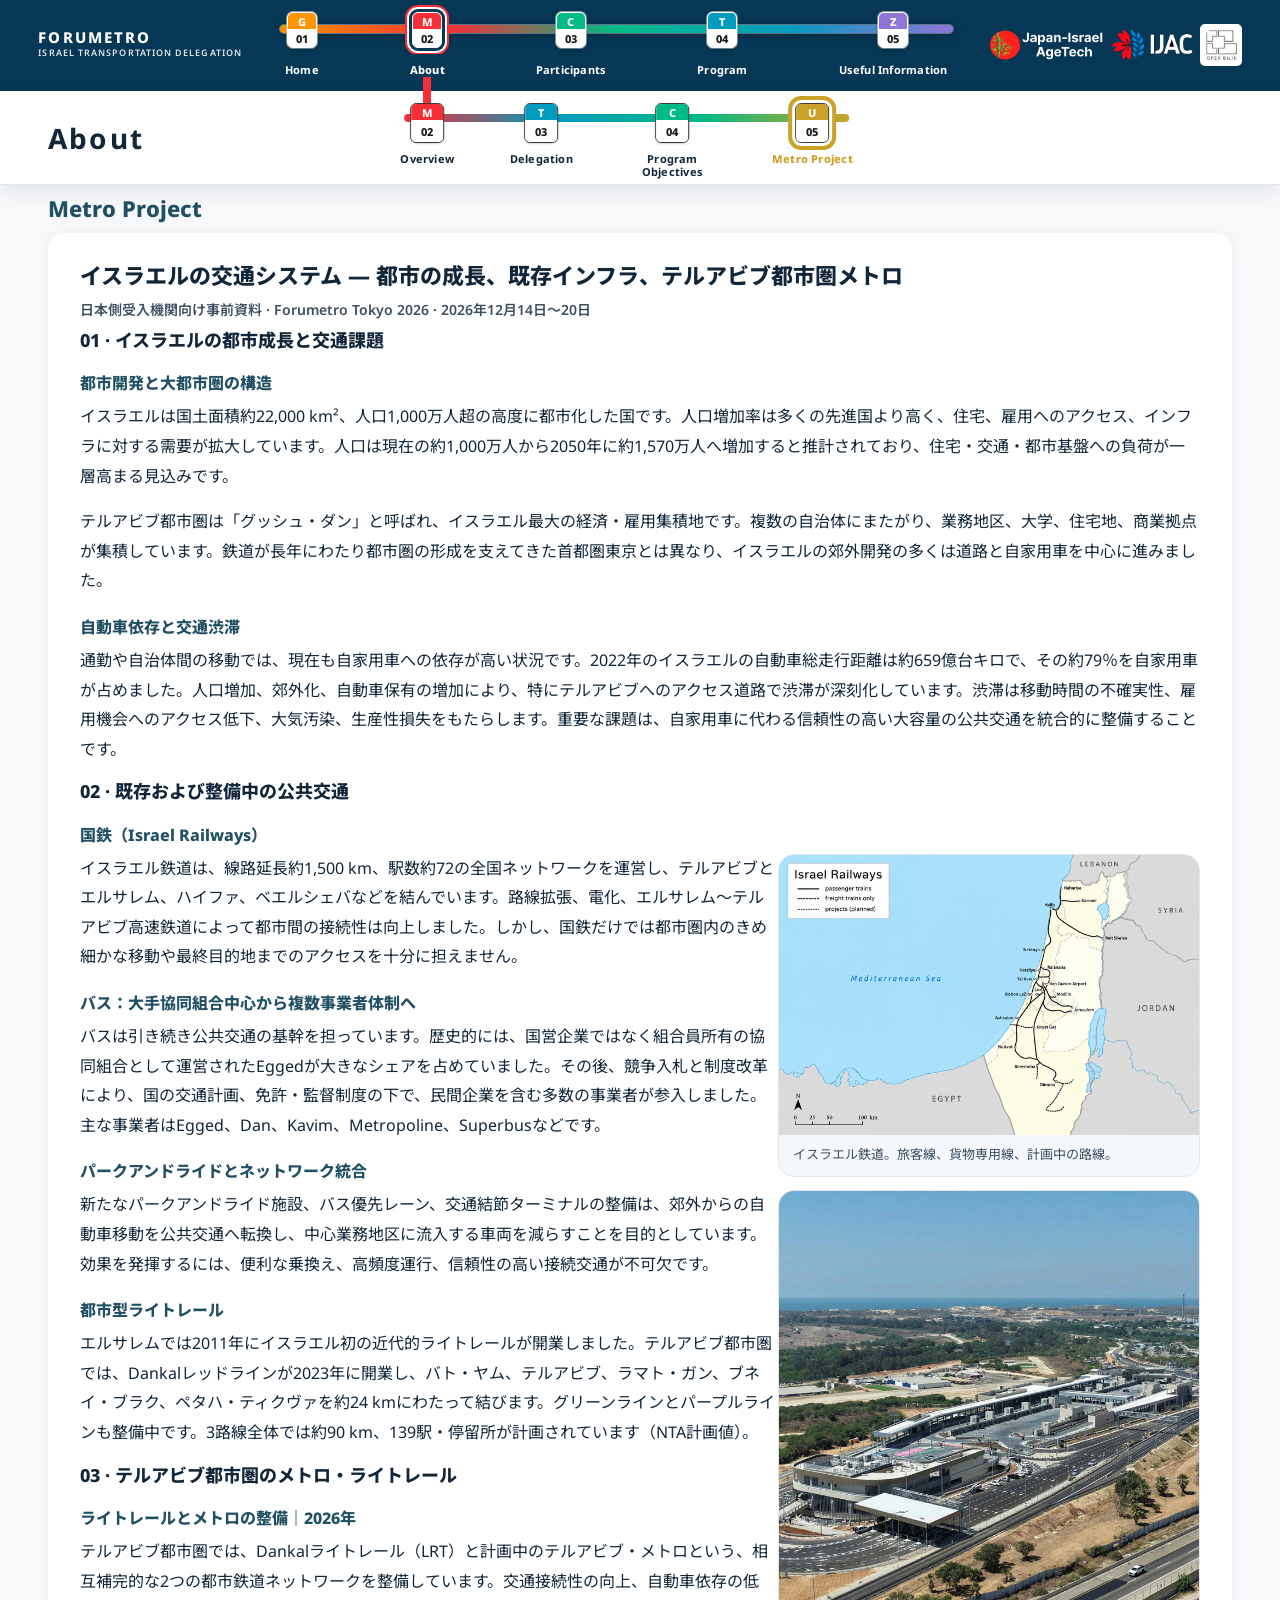
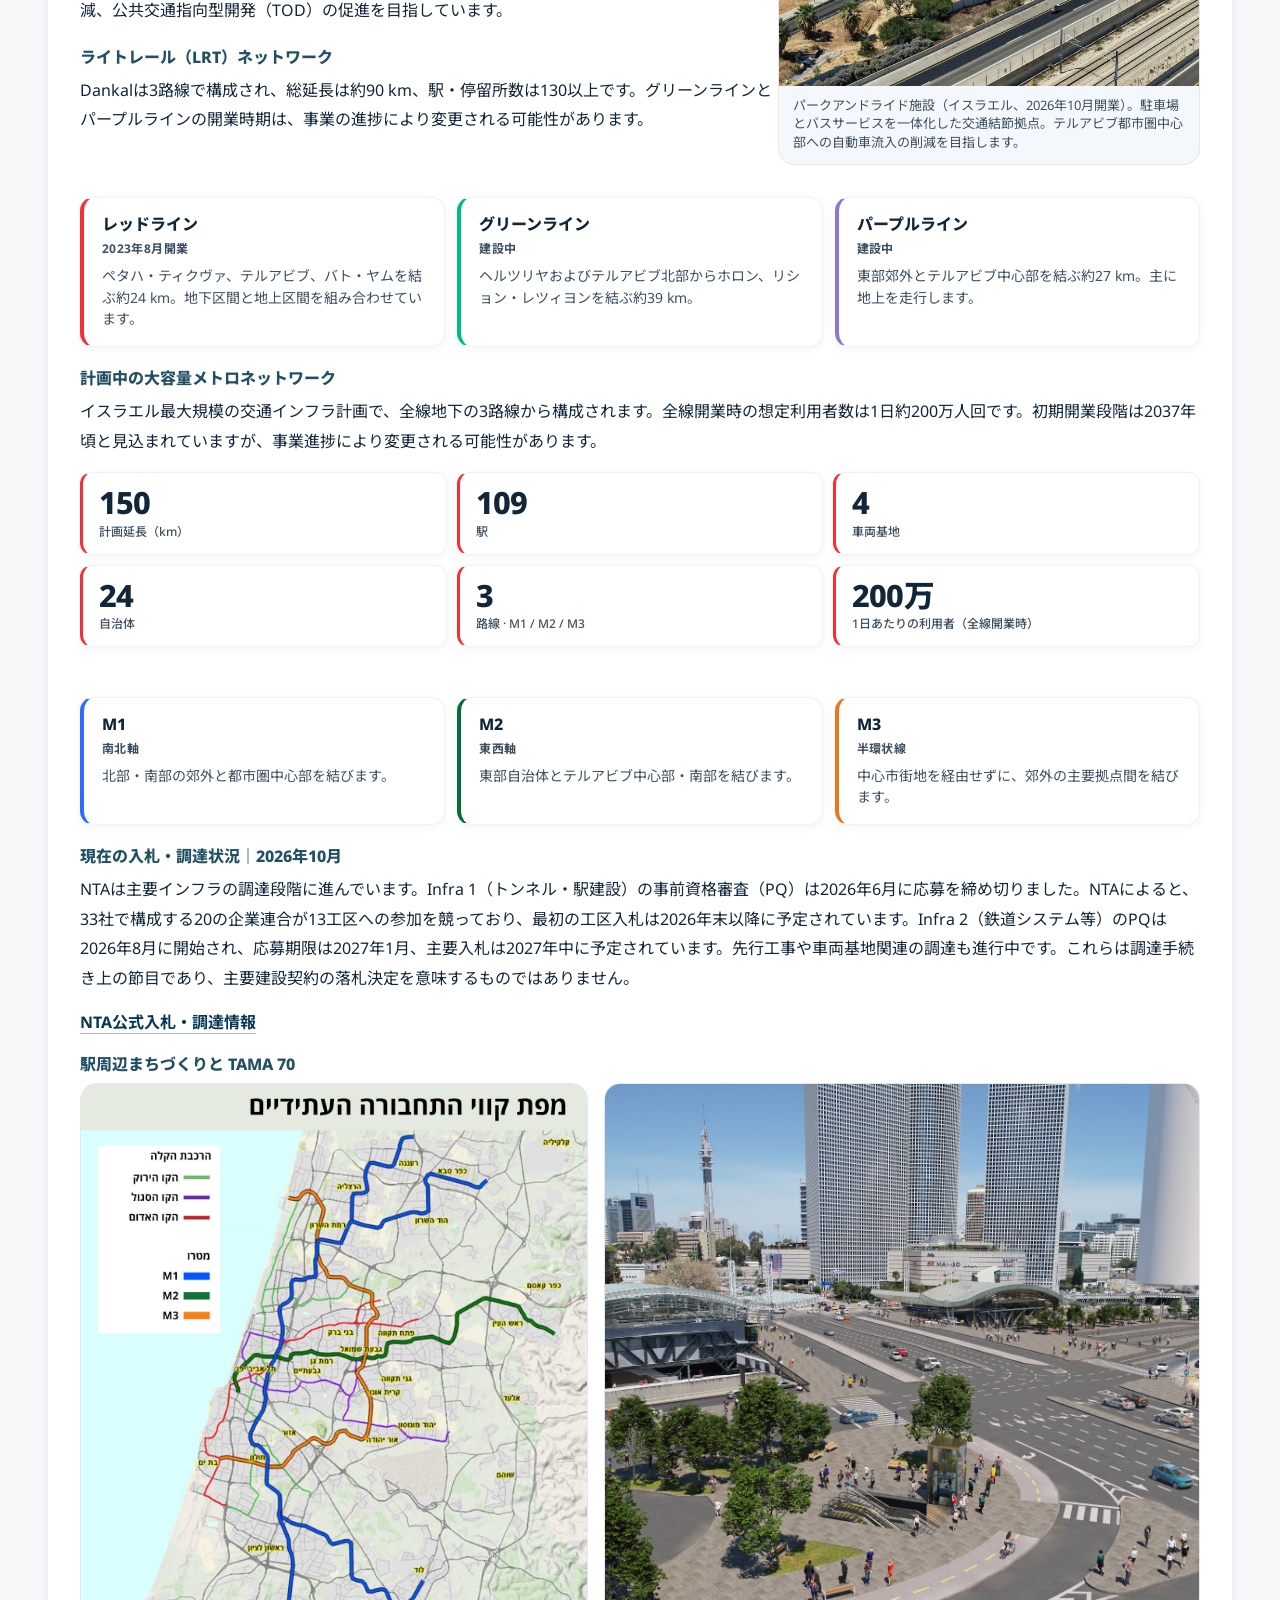
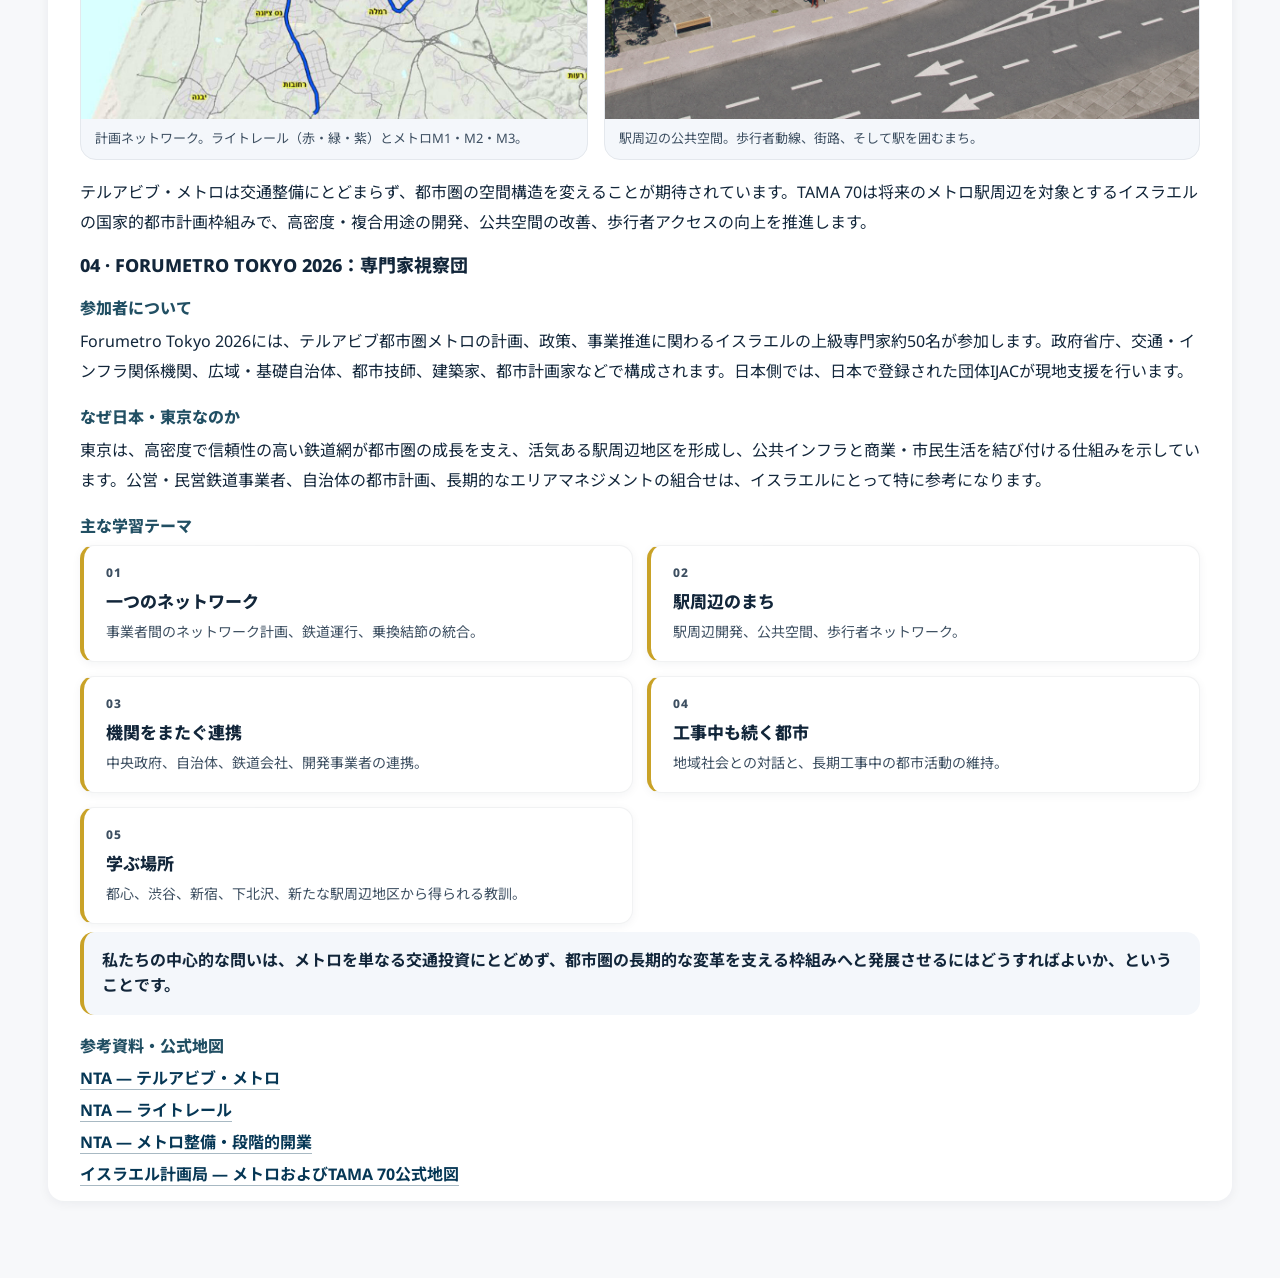
<file: metro/index.html>
<!doctype html>
<html lang="ja">
<head>
  <meta charset="UTF-8" />
  <meta name="viewport" content="width=device-width, initial-scale=1.0" />
  <!-- Google Tag Manager -->
  <script async src="https://www.googletagmanager.com/gtm.js?id=GTM-WG3BD5C6"></script>
  <script>
    window.dataLayer = window.dataLayer || [];
    function gtag(){dataLayer.push(arguments);}
    gtag('js', new Date());
  </script>
  <!-- End Google Tag Manager -->
  <title>イスラエルの交通とテルアビブ・メトロ | FORUMETRO TOKYO 2026</title>
  <link rel="icon" type="image/png" sizes="32x32" href="https://mashutkaru.github.io/Forumetro-Tokyo-2026/images/favicon-32.png?v=5" />
  <link rel="icon" type="image/png" sizes="16x16" href="https://mashutkaru.github.io/Forumetro-Tokyo-2026/images/favicon-16.png?v=5" />
  <link rel="shortcut icon" href="https://mashutkaru.github.io/Forumetro-Tokyo-2026/favicon.ico?v=5" />
  <link rel="apple-touch-icon" href="https://mashutkaru.github.io/Forumetro-Tokyo-2026/images/apple-touch-icon.png?v=5" />
  <meta name="description" content="イスラエルの交通課題と公共交通網、計画中のテルアビブ・メトロを紹介。都市の成長、交通ネットワークの連携、駅周辺のまちづくりを、日本との専門交流に向けて解説します。" />
  <meta property="og:type" content="website" />
  <meta property="og:url" content="https://mashutkaru.github.io/Forumetro-Tokyo-2026/metro/" />
  <meta property="og:title" content="イスラエルの交通とテルアビブ・メトロ | FORUMETRO TOKYO 2026" />
  <meta property="og:description" content="イスラエルの交通課題と公共交通網、計画中のテルアビブ・メトロを紹介。都市の成長、交通ネットワークの連携、駅周辺のまちづくりを、日本との専門交流に向けて解説します。" />
  <meta property="og:image" content="https://mashutkaru.github.io/Forumetro-Tokyo-2026/images/og-metro.jpg" />
  <meta property="og:image:type" content="image/jpeg" />
  <meta property="og:image:width" content="1024" />
  <meta property="og:image:height" content="538" />
  <meta property="og:image:alt" content="イスラエルの交通とテルアビブ・メトロ — FORUMETRO TOKYO 2026" />
  <meta property="og:locale" content="ja_JP" />
  <meta name="twitter:card" content="summary_large_image" />
  <meta name="twitter:title" content="イスラエルの交通とテルアビブ・メトロ | FORUMETRO TOKYO 2026" />
  <meta name="twitter:description" content="イスラエルの交通課題と公共交通網、計画中のテルアビブ・メトロを紹介。都市の成長、交通ネットワークの連携、駅周辺のまちづくりを、日本との専門交流に向けて解説します。" />
  <meta name="twitter:image" content="https://mashutkaru.github.io/Forumetro-Tokyo-2026/images/og-metro.jpg" />
  <style>
    html, body { margin: 0; background: #F7F8FA; }
  </style>
</head>
<body>
  <noscript>
    <p style="font-family:sans-serif;padding:24px;color:#12263A">イスラエルの交通課題と公共交通網、計画中のテルアビブ・メトロを紹介。都市の成長、交通ネットワークの連携、駅周辺のまちづくりを、日本との専門交流に向けて解説します。</p>
  </noscript>
  <script>
    (function () {
      if (location.protocol === 'file:') {
        var fileRoot = location.href.replace(/metro\/index\.html.*$/, '').replace(/metro\/?(?:[?#].*)?$/, '');
        if (fileRoot.slice(-1) !== '/') fileRoot += '/';
        location.replace(fileRoot + 'index.html?page=metro');
        return;
      }
      var root = location.pathname.replace(/\/metro\/index\.html$/, '/').replace(/\/metro\/?$/, '/');
      if (root.charAt(root.length - 1) !== '/') root += '/';
      var baseEl = document.createElement('base');
      baseEl.href = root;
      document.head.appendChild(baseEl);
      window.FORUMETRO_PAGE = 'metro';
      fetch(root + 'index.html', { credentials: 'same-origin' }).then(function (res) {
        if (!res.ok) throw new Error('missing');
        return res.text();
      }).then(function (html) {
        var doc = new DOMParser().parseFromString(html, 'text/html');
        doc.querySelectorAll('head style').forEach(function (node) {
          document.head.appendChild(document.adoptNode(node));
        });
        document.body.textContent = '';
        while (doc.body.firstChild) document.body.appendChild(document.adoptNode(doc.body.firstChild));
        document.body.querySelectorAll('script').forEach(function (old) {
          var fresh = document.createElement('script');
          var src = old.getAttribute('src');
          if (src) fresh.src = src;
          else fresh.textContent = old.textContent;
          old.parentNode.replaceChild(fresh, old);
        });
      }).catch(function () {
        document.body.innerHTML = '<p style="font-family:sans-serif;padding:24px">The Metro Project page did not open. <a href="' + root + '">Back to the site</a>.</p>';
      });
    })();
  </script>
</body>
</html>
</file>
